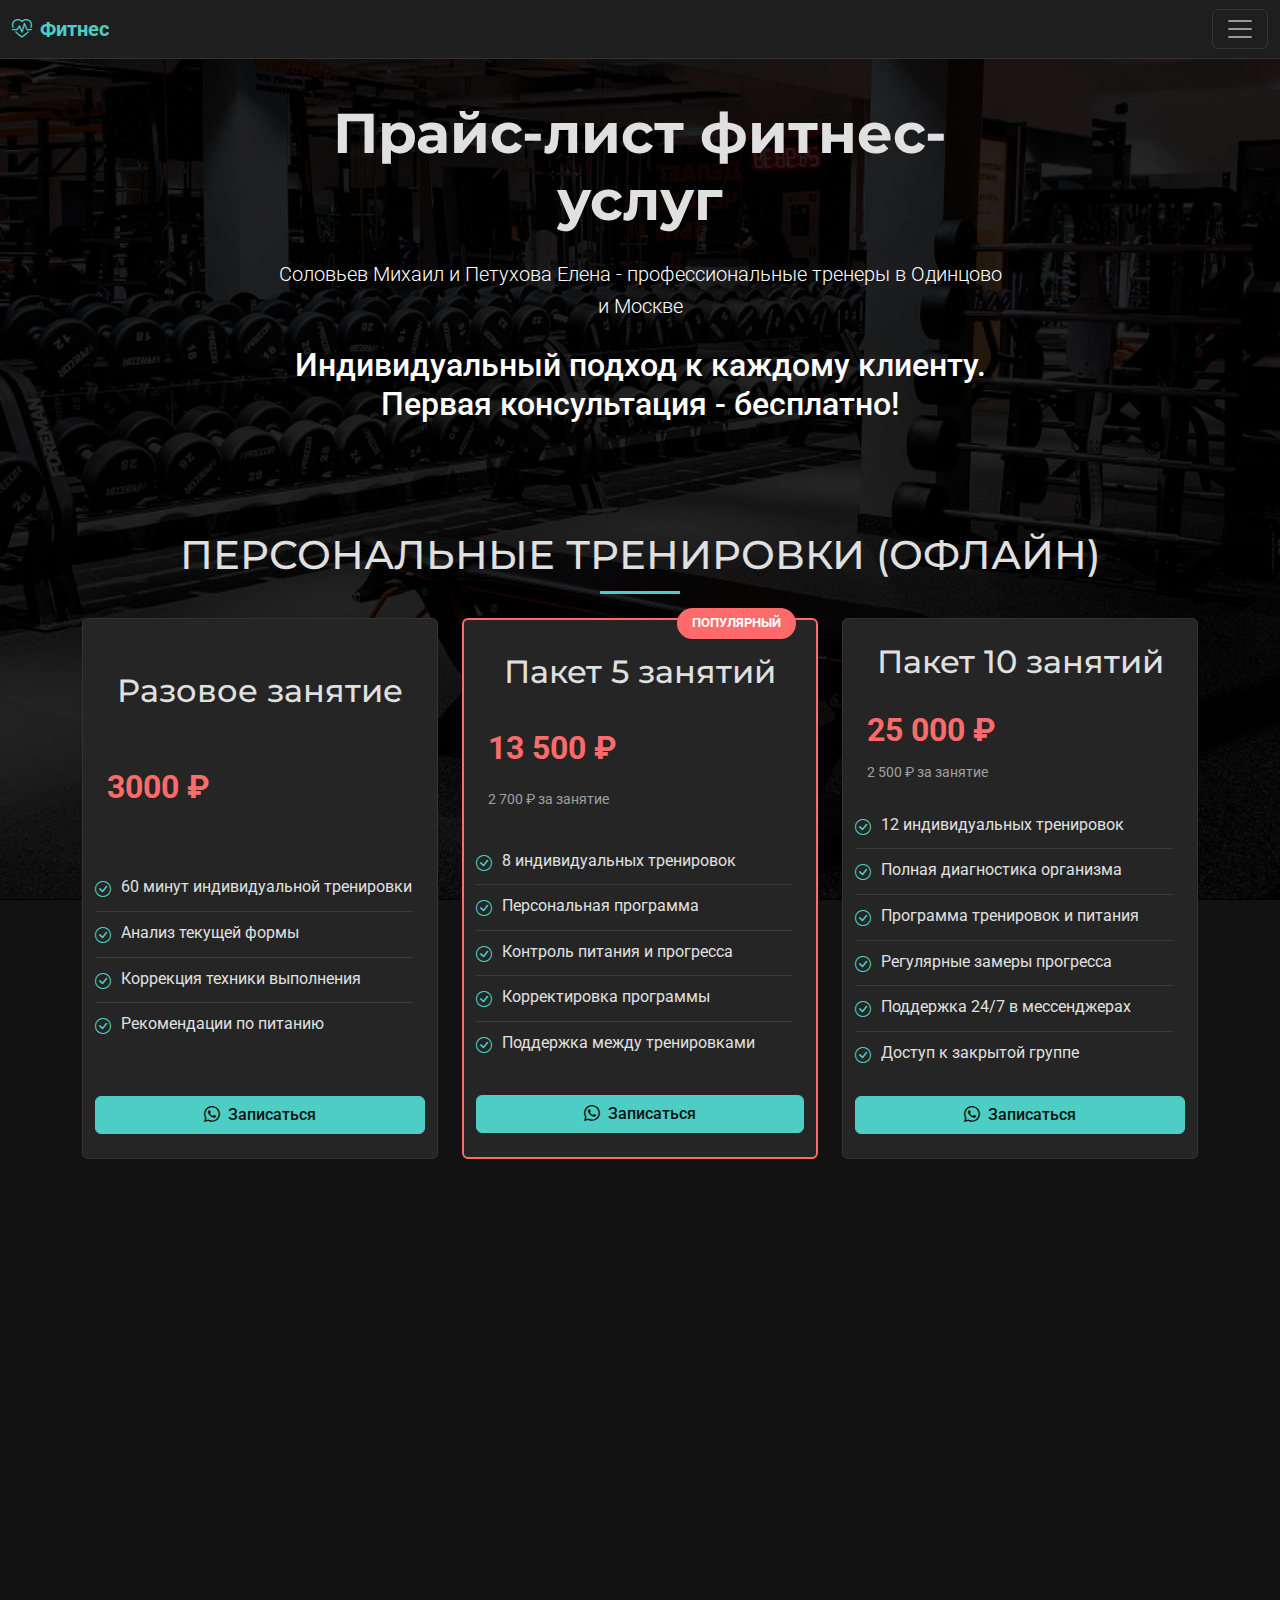
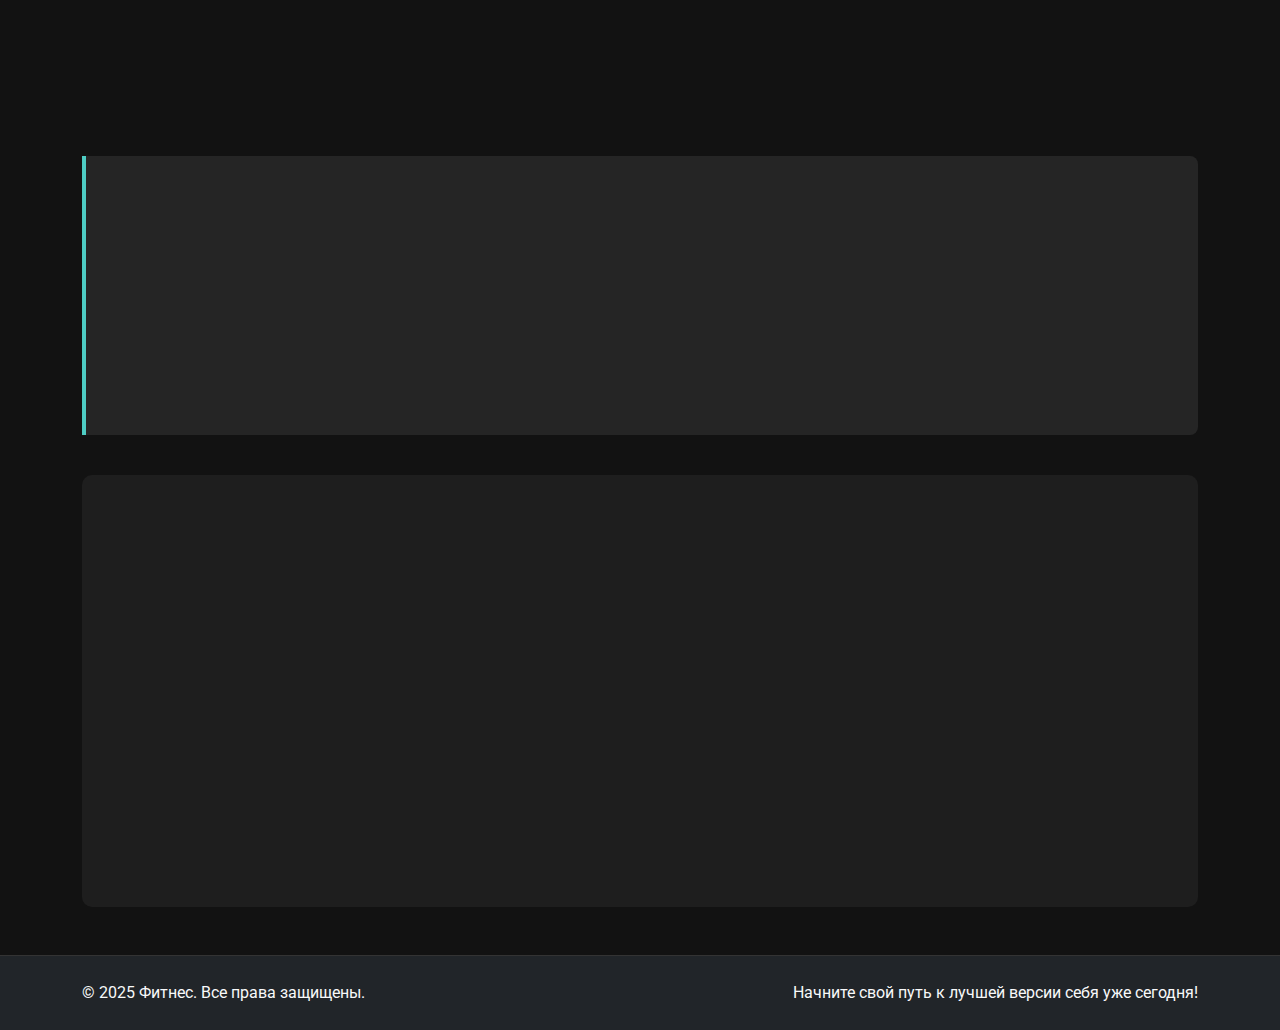
<file: Ceny/index.html>
<!DOCTYPE html>
<html lang="ru">
<head>
    <meta charset="UTF-8">
    <meta name="viewport" content="width=device-width, initial-scale=1.0">
    <title>Прайс-лист - Фитнес-тренеры в Одинцово и Москве</title>
    
    <meta name="description" content="Соловьев Михаил и Елена Петухова - фитнес-тренеры в Одинцово, Москве. Проводим онлайн тренировки и занятия по фитнесу.">
    <meta name="keywords" content="Фитнес-тренер, Одинцово, Москва, Соловьев, Петухова, Онлайн тренеровки, Спирит фитнес, Spirit.Fitness">
    <meta name="google-site-verification" content="rZiN9ajc8FouNYibZRjfIQUGD_R6yxI7gP1MyZpIGeQ" />
    
    <!-- Bootstrap 5 CSS -->
    <link href="https://cdn.jsdelivr.net/npm/bootstrap@5.3.0/dist/css/bootstrap.min.css" rel="stylesheet">
    <link rel="stylesheet" href="https://cdn.jsdelivr.net/npm/bootstrap-icons@1.10.0/font/bootstrap-icons.css">
    <link href="https://fonts.googleapis.com/css2?family=Montserrat:wght@400;500;600;700&family=Roboto:wght@300;400;500&display=swap" rel="stylesheet">
    <link rel="stylesheet" href="style.css">
    <link rel="icon" href="favicon.ico" type="image/x-icon">
    
 
</head>
<body>
    
<!-- Navigation -->
<nav class="navbar navbar-dark bg-dark fixed-top">
    <div class="container-fluid">
        <a class="navbar-brand" href="https://bersik.ru/">
            <i class="bi bi-heart-pulse me-2"></i>Фитнес
        </a>
        <button class="navbar-toggler" type="button" data-bs-toggle="offcanvas" data-bs-target="#offcanvasDarkNavbar">
            <span class="navbar-toggler-icon"></span>
        </button>
        <div class="offcanvas offcanvas-end text-bg-dark" tabindex="-1" id="offcanvasDarkNavbar">
            <div class="offcanvas-header">
                <h5 class="offcanvas-title">Меню</h5>
                <button type="button" class="btn-close btn-close-white" data-bs-dismiss="offcanvas"></button>
            </div>
            <div class="offcanvas-body">
                <ul class="navbar-nav justify-content-end flex-grow-1 pe-3">
                    <li class="nav-item">
                        <a class="nav-link" href="https://bersik.ru/">Главная</a>
                    </li>
                    <li class="nav-item">
                        <a class="nav-link" href="https://bersik.ru#trainers">Тренеры</a>
                    </li>
                    <li class="nav-item">
                        <a class="nav-link" href="https://bersik.ru#services">Услуги</a>
                    </li>
                    <li class="nav-item">
                        <a class="nav-link active" href="index.html">Прайс-лист</a>
                    </li>
                    <li class="nav-item">
                        <a class="nav-link" href="https://zdorowdwig.ru/" target="_blank">Партнеры</a>
                    </li>
                    <li class="nav-item">
                        <a class="nav-link" href="https://bersik.ru#contact">Контакты</a>
                    </li>
                </ul>
            </div>
        </div>
    </div>
</nav>

<!-- Hero Section -->
<section class="price-hero text-center">
    <div class="container">
        <div class="row justify-content-center">
            <div class="col-lg-8">
                <h1 class="display-4 fw-bold mb-4">Прайс-лист фитнес-услуг</h1>
                <p class="lead mb-4">Соловьев Михаил и Петухова Елена - профессиональные тренеры в Одинцово и Москве</p>
                <p class="mb-0 h2">Индивидуальный подход к каждому клиенту. Первая консультация - бесплатно!</p>
            </div>
        </div>
    </div>
</section>

    
<!-- Price Sections -->
<main class="container py-5">
    
    <!-- Personal Training -->
    <section class="mb-5">
        <h2 class="text-center h1 mb-4 section-title">ПЕРСОНАЛЬНЫЕ ТРЕНИРОВКИ (ОФЛАЙН)</h2>
        <div class="row g-4">
            <div class="col-lg-4 col-md-6">
                <div class="card price-card h-100">
                    <div class="card-body p-4 row align-items-end">
<!--                        <img src="img/personal-training.jpg" class="img-fluid mb-3 rounded" alt="Персональная тренировка">-->
                        <h4 class="card-title h2 text-center">Разовое занятие</h4>
                        <div class="price-amount">3000 ₽</div>
                        <ul class="feature-list">
                            <li><i class="bi bi-check-circle"></i> 60 минут индивидуальной тренировки</li>
                            <li><i class="bi bi-check-circle"></i> Анализ текущей формы</li>
                            <li><i class="bi bi-check-circle"></i> Коррекция техники выполнения</li>
                            <li><i class="bi bi-check-circle"></i> Рекомендации по питанию</li>
                        </ul>
                        <a href="https://wa.me/79996062616" class="btn btn-primary w-100">
                            <i class="bi bi-whatsapp me-2"></i>Записаться
                        </a>
                    </div>
                </div>
            </div>
            
            <div class="col-lg-4 col-md-6">
                <div class="card price-card h-100 popular">
                    <div class="popular-badge">ПОПУЛЯРНЫЙ</div>
                    <div class="card-body p-4 row align-items-end">
<!--                        <img src="img/training-pack.jpg" class="img-fluid mb-3 rounded" alt="Пакет тренировок">-->
                        <h4 class="card-title h2 text-center">Пакет 5 занятий</h4>
                        <div class="price-amount">13 500 ₽</div>
                        <div class="price-period">2 700 ₽ за занятие</div>
                        <ul class="feature-list">
                            <li><i class="bi bi-check-circle"></i> 8 индивидуальных тренировок</li>
                            <li><i class="bi bi-check-circle"></i> Персональная программа</li>
                            <li><i class="bi bi-check-circle"></i> Контроль питания и прогресса</li>
                            <li><i class="bi bi-check-circle"></i> Корректировка программы</li>
                            <li><i class="bi bi-check-circle"></i> Поддержка между тренировками</li>
                        </ul>
                        <a href="https://wa.me/79996062616" class="btn btn-primary w-100">
                            <i class="bi bi-whatsapp me-2"></i>Записаться
                        </a>
                    </div>
                </div>
            </div>
            
            <div class="col-lg-4 col-md-6">
                <div class="card price-card h-100">
                    <div class="card-body p-4 row align-items-end">
<!--                        <img src="img/extended-pack.jpg" class="img-fluid mb-3 rounded" alt="Расширенный пакет">-->
                        <h4 class="card-title h2 text-center">Пакет 10 занятий</h4>
                        <div class="price-amount">25 000 ₽</div>
                        <div class="price-period">2 500 ₽ за занятие</div>
                        <ul class="feature-list">
                            <li><i class="bi bi-check-circle"></i> 12 индивидуальных тренировок</li>
                            <li><i class="bi bi-check-circle"></i> Полная диагностика организма</li>
                            <li><i class="bi bi-check-circle"></i> Программа тренировок и питания</li>
                            <li><i class="bi bi-check-circle"></i> Регулярные замеры прогресса</li>
                            <li><i class="bi bi-check-circle"></i> Поддержка 24/7 в мессенджерах</li>
                            <li><i class="bi bi-check-circle"></i> Доступ к закрытой группе</li>
                        </ul>
                        <a href="https://wa.me/79996062616" class="btn btn-primary w-100">
                            <i class="bi bi-whatsapp me-2"></i>Записаться
                        </a>
                    </div>
                </div>
            </div>
        </div>
    </section>

    
    
    
    <!-- Online Training -->
    
    <section class="mb-5" id="onTrenBlok">
        <h2 class="text-center h1 mb-4 section-title">ОНЛАЙН-ТРЕНИРОВКИ</h2>
        <div class="row g-4">
            <div class="col-lg-4 col-md-6">
                <div class="card price-card h-100">
                    <div class="card-body p-4 row align-items-end">
<!--                        <img src="img/online-session.jpg" class="img-fluid mb-3 rounded" alt="Онлайн тренировка">-->
                        <h4 class="card-title h2 text-center">Разовое онлайн-занятие</h4>
                        <div class="price-amount">1 500 ₽</div>
                        <ul class="feature-list">
                            <li><i class="bi bi-check-circle"></i> 60 минут по видеосвязи</li>
                            <li><i class="bi bi-check-circle"></i> Проверка техники выполнения</li>
                            <li><i class="bi bi-check-circle"></i> Рекомендации по домашним тренировкам</li>
                            <li><i class="bi bi-check-circle"></i> Подбор упражнений под оборудование</li>
                        </ul>
                        <a href="https://wa.me/79038741898" class="btn btn-primary w-100">
                            <i class="bi bi-whatsapp me-2"></i>Записаться
                        </a>
                    </div>
                </div>
            </div>
            
            
            
            <div class="col-lg-4 col-md-6">
                <div class="card price-card h-100 popular">
                    <div class="popular-badge">ВЫГОДНО</div>
                    <div class="card-body p-4 row align-items-end">
<!--                        <img src="img/online-month.jpg" class="img-fluid mb-3 rounded" alt="Месяц онлайн тренировок">-->
                        <h4 class="card-title h2 text-center">Месяц онлайн-тренировок</h4>
                        <div class="price-amount">12 000 ₽</div>
                        <div class="price-period">8 занятий + поддержка</div>
                        <ul class="feature-list">
                            <li><i class="bi bi-check-circle"></i> 8 онлайн-тренировок по 60 минут</li>
                            <li><i class="bi bi-check-circle"></i> Индивидуальная программа</li>
                            <li><i class="bi bi-check-circle"></i> Консультации по питанию</li>
                            <li><i class="bi bi-check-circle"></i> Еженедельный анализ прогресса</li>
                            <li><i class="bi bi-check-circle"></i> Поддержка в чате 24/7</li>
                        </ul>
                        <a href="https://wa.me/79038741898" class="btn btn-primary w-100">
                            <i class="bi bi-whatsapp me-2"></i>Записаться
                        </a>
                    </div>
                </div>
            </div>
        
            
            
            <div class="col-lg-4 col-md-6">
                <div class="card price-card h-100">
                    <div class="card-body p-4 row align-items-end">
<!--                        <img src="img/full-online.jpg" class="img-fluid mb-3 rounded" alt="Полное онлайн ведение">-->
                        <h4 class="card-title h2 text-center">Полное онлайн-ведение</h4>
                        <div class="price-amount">18 000 ₽</div>
                        <div class="price-period">в месяц</div>
                        <ul class="feature-list">
                            <li><i class="bi bi-check-circle"></i> 12 онлайн-тренировок в месяц</li>
                            <li><i class="bi bi-check-circle"></i> Персональный план тренировок и питания</li>
                            <li><i class="bi bi-check-circle"></i> Ежедневный контроль питания</li>
                            <li><i class="bi bi-check-circle"></i> Регулярные замеры и корректировки</li>
                            <li><i class="bi bi-check-circle"></i> Поддержка 24/7</li>
                            <li><i class="bi bi-check-circle"></i> Доступ к обучающим материалам</li>
                        </ul>
                        <a href="https://wa.me/79038741898" class="btn btn-primary w-100">
                            <i class="bi bi-whatsapp me-2"></i>Записаться
                        </a>
                    </div>
                </div>
            </div>
        </div>
    </section>

    
    
    <!-- Special Services -->
    
    <section class="mb-5">
        <h2 class="text-center h2 mb-4 section-title">СПЕЦИАЛИЗИРОВАННЫЕ УСЛУГИ</h2>
        <div class="row g-4">
            <div class="col-lg-4 col-md-6">
                <div class="card price-card h-100">
                    <div class="card-body p-4 row align-items-end">
<!--                        <img src="img/rehabilitation.jpg" class="img-fluid mb-3 rounded" alt="Реабилитация">-->
                        <h4 class="card-title h2 text-center">Реабилитация после травм</h4>
                        <div class="price-amount">3 500 ₽</div>
                        <div class="price-period">за занятие</div>
                        <ul class="feature-list">
                            <li><i class="bi bi-check-circle"></i> Индивидуальная программа восстановления</li>
                            <li><i class="bi bi-check-circle"></i> Методика Бубновского</li>
                            <li><i class="bi bi-check-circle"></i> Работа с ограничениями ОДА</li>
                            <li><i class="bi bi-check-circle"></i> Постепенное увеличение нагрузок</li>
                            <li><i class="bi bi-check-circle"></i> Консультация ортопеда</li>
                        </ul>
                        <a href="https://wa.me/79038741898" class="btn btn-primary w-100">
                            <i class="bi bi-whatsapp me-2"></i>Записаться
                        </a>
                    </div>
                </div>
            </div>
            
            
            <div class="col-lg-4 col-md-6">
                <div class="card price-card h-100">
                    <div class="card-body p-4 row align-items-end">
<!--                        <img src="img/lfk.jpg" class="img-fluid mb-3 rounded" alt="ЛФК">-->
                        <h4 class="card-title h2 text-center">Лечебная физкультура (ЛФК)</h4>
                        <div class="price-amount">3 200 ₽</div>
                        <div class="price-period">за занятие</div>
                        <ul class="feature-list">
                            <li><i class="bi bi-check-circle"></i> Индивидуальные занятия ЛФК</li>
                            <li><i class="bi bi-check-circle"></i> Коррекция осанки</li>
                            <li><i class="bi bi-check-circle"></i> Устранение болевых синдромов</li>
                            <li><i class="bi bi-check-circle"></i> Укрепление мышечного корсета</li>
                            <li><i class="bi bi-check-circle"></i> Дыхательная гимнастика</li>
                        </ul>
                        <a href="https://wa.me/79038741898" class="btn btn-primary w-100">
                            <i class="bi bi-whatsapp me-2"></i>Записаться
                        </a>
                    </div>
                </div>
            </div>
            
            
            <div class="col-lg-4 col-md-6">
                <div class="card price-card h-100">
                    <div class="card-body p-4 row align-items-end">
<!--                        <img src="img/functional.jpg" class="img-fluid mb-3 rounded" alt="Функциональный тренинг">-->
                        <h4 class="card-title h2 text-center">Функциональный тренинг</h4>
                        <div class="price-amount">3 000 ₽</div>
                        <div class="price-period">за занятие</div>
                        <ul class="feature-list">
                            <li><i class="bi bi-check-circle"></i> Тренировки для повседневной активности</li>
                            <li><i class="bi bi-check-circle"></i> Улучшение координации и баланса</li>
                            <li><i class="bi bi-check-circle"></i> Развитие силы и выносливости</li>
                            <li><i class="bi bi-check-circle"></i> Работа с собственным весом</li>
                            <li><i class="bi bi-check-circle"></i> Подготовка к спортивным мероприятиям</li>
                        </ul>
                        <a href="https://wa.me/79996062616" class="btn btn-primary w-100">
                            <i class="bi bi-whatsapp me-2"></i>Записаться
                        </a>
                    </div>
                </div>
            </div>
        </div>
    </section>

    
    
    <!-- Additional Services -->
    
    <section class="mb-5">
        <h2 class="text-center h1 mb-4 section-title">ДОПОЛНИТЕЛЬНЫЕ УСЛУГИ</h2>
        <div class="row g-4">
            <div class="col-lg-4 col-md-6">
                <div class="card price-card h-100">
                    <div class="card-body p-4 row align-items-end">
                     
                        <h4 class="card-title h2 text-center">Составление программы тренировок</h4>
                        <div class="price-amount">5 000 ₽</div>
                        <ul class="feature-list">
                            <li><i class="bi bi-check-circle"></i> Полный фитнес-тест</li>
                            <li><i class="bi bi-check-circle"></i> Индивидуальная программа на 3 месяца</li>
                            <li><i class="bi bi-check-circle"></i> Подробное описание упражнений</li>
                            <li><i class="bi bi-check-circle"></i> Рекомендации по периодизации</li>
                            <li><i class="bi bi-check-circle"></i> Консультация по выполнению</li>
                        </ul>
                        <a href="https://wa.me/79996062616" class="btn btn-primary w-100">
                            <i class="bi bi-whatsapp me-2"></i>Заказать
                        </a>
                    </div>
                </div>
            </div>
            
            
            
            <div class="col-lg-4 col-md-6">
                <div class="card price-card h-100">
                    <div class="card-body p-4 row align-items-end">
<!--                        <img src="img/nutrition-plan.jpg" class="img-fluid mb-3 rounded" alt="План питания">-->
                        <h4 class="card-title h2 text-center">План питания</h4>
                        <div class="price-amount">4 500 ₽</div>
                        <ul class="feature-list">
                            <li><i class="bi bi-check-circle"></i> Анализ текущего рациона</li>
                            <li><i class="bi bi-check-circle"></i> Индивидуальный план питания</li>
                            <li><i class="bi bi-check-circle"></i> Рекомендации по БЖУ</li>
                            <li><i class="bi bi-check-circle"></i> Список продуктов и рецепты</li>
                            <li><i class="bi bi-check-circle"></i> Корректировка по показаниям</li>
                        </ul>
                        <a href="https://wa.me/79038741898" class="btn btn-primary w-100">
                            <i class="bi bi-whatsapp me-2"></i>Заказать
                        </a>
                    </div>
                </div>
            </div>
            
            <div class="col-lg-4 col-md-6">
                <div class="card price-card h-100">
                    <div class="card-body p-4 row align-items-end">
<!--                        <img src="img/complex-program.jpg" class="img-fluid mb-3 rounded" alt="Комплексная программа">-->
                        <h4 class="card-title h2 text-center">Комплексная программа</h4>
                        <div class="price-amount">8 000 ₽</div>
                        <ul class="feature-list">
                            <li><i class="bi bi-check-circle"></i> Программа тренировок на 3 месяца</li>
                            <li><i class="bi bi-check-circle"></i> Индивидуальный план питания</li>
                            <li><i class="bi bi-check-circle"></i> Рекомендации по добавкам</li>
                            <li><i class="bi bi-check-circle"></i> Регулярные онлайн-консультации</li>
                            <li><i class="bi bi-check-circle"></i> Корректировка программ</li>
                        </ul>
                        <a href="https://wa.me/79996062616" class="btn btn-primary w-100">
                            <i class="bi bi-whatsapp me-2"></i>Заказать
                        </a>
                    </div>
                </div>
            </div>
        </div>
    </section>

    <!-- Important Information -->
    <section class="important-info">
        <h3 class="h4 mb-4 text-center">ВАЖНАЯ ИНФОРМАЦИЯ</h3>
        <div class="row">
            <div class="col-md-6">
                <ul class="feature-list">
                    <li><i class="bi bi-check-circle-fill text-success"></i> Первая консультация и фитнес-тест - бесплатно</li>
                    <li><i class="bi bi-check-circle-fill text-success"></i> Все абонементы действуют 2 месяца</li>
                    <li><i class="bi bi-check-circle-fill text-success"></i> Отмена за 12 часов - бесплатно</li>
                </ul>
            </div>
            <div class="col-md-6">
                <ul class="feature-list">
                    <li><i class="bi bi-check-circle-fill text-success"></i> Скидки пенсионерам и студентам - 10%</li>
                    <li><i class="bi bi-check-circle-fill text-success"></i> Семейные скидки - 15%</li>
                    <li><i class="bi bi-check-circle-fill text-success"></i> Длительные программы - индивидуальные скидки</li>
                </ul>
            </div>
        </div>
    </section>

    <!-- Contact Section -->
    <section class="contact-section">
        <h3 class="text-center h4 mb-4">Свяжитесь с нами для консультации</h3>
        <div class="row justify-content-center">
            <div class="col-lg-5 col-md-6 mb-4">
                <div class="contact-card">
                    <h4>Михаил Соловьев</h4>
                    <p class="text-info">Специалист по силовому и функциональному тренингу</p>
                    <div class="contact-links">
                        <a href="https://wa.me/79996062616">
                            <i class="bi bi-whatsapp text-success"></i>
                            <span>WhatsApp: +7-999-606-26-16</span>
                        </a>
                        <a href="https://t.me/+79996062616">
                            <i class="bi bi-telegram text-info"></i>
                            <span>Telegram: +7-999-606-26-16</span>
                        </a>
                        <a href="https://vk.com/xxxxbersxxxx">
                            <i class="bi bi-person-circle text-primary"></i>
                            <span>VK: vk.com/xxxxbersxxxx</span>
                        </a>
                    </div>
                </div>
            </div>
            
            <div class="col-lg-5 col-md-6 mb-4">
                <div class="contact-card">
                    <h4>Елена Петухова</h4>
                    <p class="text-info">Эксперт по оздоровительному фитнесу и реабилитации</p>
                    <div class="contact-links">
                        <a href="https://wa.me/79038741898">
                            <i class="bi bi-whatsapp text-success"></i>
                            <span>WhatsApp: +7-903-874-18-98</span>
                        </a>
                        <a href="https://t.me/+79038741898">
                            <i class="bi bi-telegram text-info"></i>
                            <span>Telegram: +7-903-874-18-98</span>
                        </a>
                        <a href="https://vk.com/id222603101">
                            <i class="bi bi-person-circle text-primary"></i>
                            <span>VK: vk.com/id222603101</span>
                        </a>
                    </div>
                </div>
            </div>
        </div>
    </section>
</main>

<!-- Footer -->
<footer class="footer py-4 bg-dark text-light">
    <div class="container">
        <div class="row align-items-center">
            <div class="col-lg-6 text-center text-lg-start">
                <p class="mb-0">© 2025 Фитнес. Все права защищены.</p>
            </div>
            <div class="col-lg-6 text-center text-lg-end">
                <p class="mb-0">Начните свой путь к лучшей версии себя уже сегодня!</p>
            </div>
        </div>
    </div>
</footer>

<!-- Bootstrap JS -->
<script src="https://cdn.jsdelivr.net/npm/bootstrap@5.3.0/dist/js/bootstrap.bundle.min.js"></script>
<script src="index.js"></script>

</body>
</html>
</file>
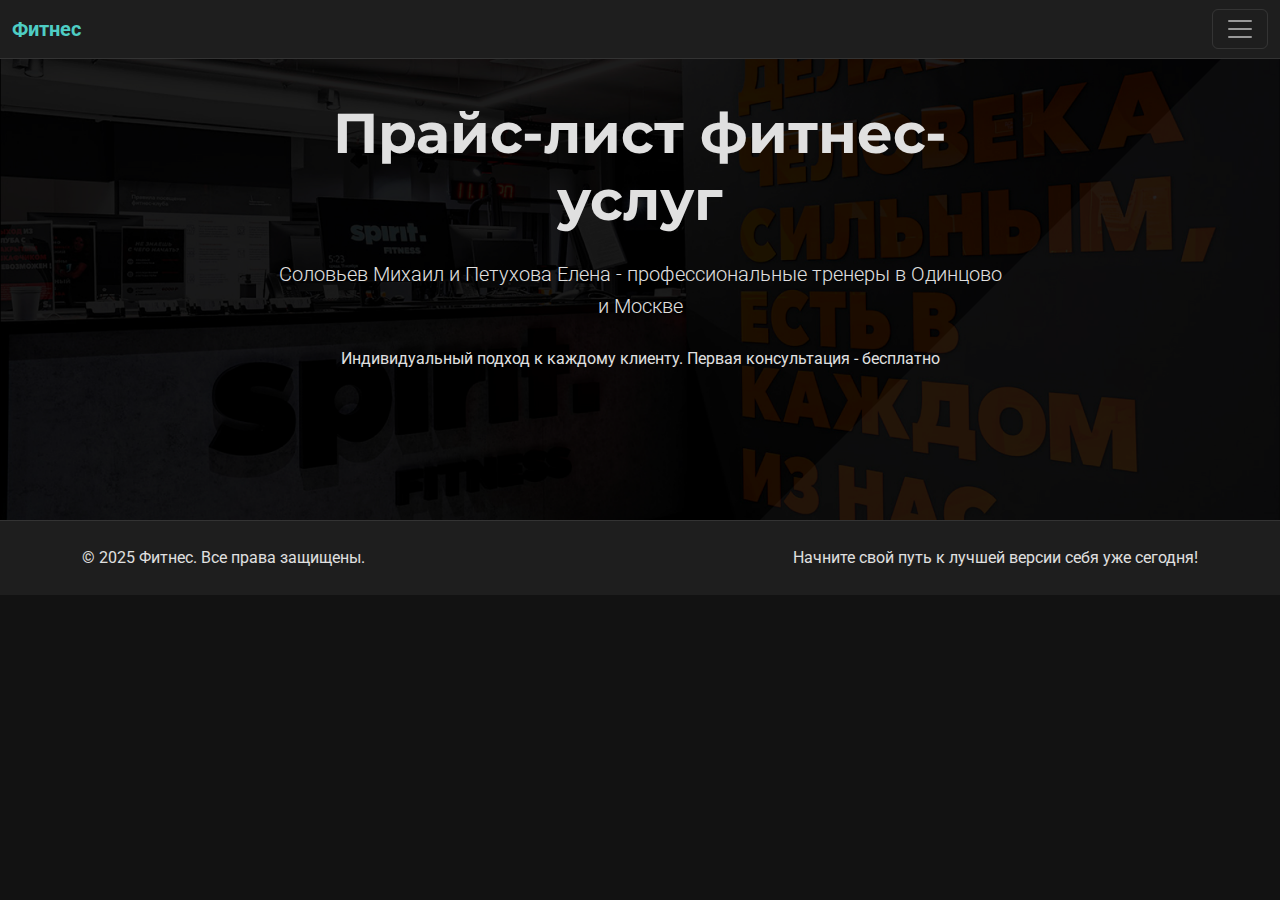
<file: шаблон/index.html>
<!DOCTYPE html>
<html lang="ru">
<head>
    <meta charset="UTF-8">
    <meta name="viewport" content="width=device-width, initial-scale=1.0">
    <title>Прайс-лист - Фитнес-тренеры в Одинцово и Москве</title>
    
    <meta name="description" content="Соловьев Михаил и Елена Петухова - фитнес-тренеры в Одинцово, Москве. Проводим онлайн тренировки и занятия по фитнесу.">

 
    <meta name="keywords" content="Фитнес-тренер, Одинцово, Москва, Соловьев, Петухова, Онлайн тренеровки, Спирит фитнес, Spirit.Fitness">
 
     <!-- это что бы доказать права на сайт-->
     <meta name="google-site-verification" content="rZiN9ajc8FouNYibZRjfIQUGD_R6yxI7gP1MyZpIGeQ" /> 
    
    <!-- Bootstrap 5 CSS -->
    <link href="https://cdn.jsdelivr.net/npm/bootstrap@5.3.0/dist/css/bootstrap.min.css" rel="stylesheet">
    
    <!-- Bootstrap Icons -->
    <link rel="stylesheet" href="https://cdn.jsdelivr.net/npm/bootstrap-icons@1.10.0/font/bootstrap-icons.css">
    
    <!-- Google Fonts -->
    <link href="https://fonts.googleapis.com/css2?family=Montserrat:wght@400;500;600;700&family=Roboto:wght@300;400;500&display=swap" rel="stylesheet">
    
     <!-- Подключение стилей -->
    <link rel="stylesheet" href="style.css">
    
    <!-- Favicon -->
    <link rel="icon" href="https://www.bersik.ru/favicon.ico" type="image/x-icon">
    
 
</head>
<body>
    
    
<!-- Navigation -->
    
<nav class="navbar navbar-dark bg-dark fixed-top">
  <div class="container-fluid">
    <a class="navbar-brand" href="https://bersik.ru/">Фитнес</a>
    <button class="navbar-toggler" type="button" data-bs-toggle="offcanvas" data-bs-target="#offcanvasDarkNavbar" aria-controls="offcanvasDarkNavbar">
      <span class="navbar-toggler-icon"></span>
    </button>
    <div class="offcanvas offcanvas-end text-bg-dark" tabindex="-1" id="offcanvasDarkNavbar" aria-labelledby="offcanvasDarkNavbarLabel">
      <div class="offcanvas-header">
        <h5 class="offcanvas-title" id="offcanvasDarkNavbarLabel">Меню</h5>
        <button type="button" class="btn-close btn-close-white" data-bs-dismiss="offcanvas" aria-label="Close"></button>
      </div>
      <div class="offcanvas-body">
        <ul class="navbar-nav justify-content-end flex-grow-1 pe-3">
          <li class="nav-item">
            <a class="nav-link active" aria-current="page" href="index.html">Главная</a>
          </li>
                <li class="nav-item">
                    <a class="nav-link" href="https://bersik.ru#trainers">Тренеры</a>
                </li>
                <li class="nav-item">
                    <a class="nav-link" href="https://bersik.ru#services">Услуги</a>
                </li>
                <li class="nav-item">
                    <a class="nav-link" href="https://zdorowdwig.ru/"  target="_blank">Партнеры</a>
                </li>
                <li class="nav-item">
                    <a class="nav-link" href="https://bersik.ru#contact">Контакты</a>
                </li>
        </ul>

      </div>
    </div>
  </div>
</nav>

    
    <!-- Hero Section -->
    
    <section class="hero-section text-center" id="hero">
        <div class="container position-relative">
            <div class="row justify-content-center">
                <div class="col-lg-8">
                    <h1 class="display-4 fw-bold mb-4">Прайс-лист фитнес-услуг</h1>
                    <p class="lead mb-4">Соловьев Михаил и Петухова Елена - профессиональные тренеры в Одинцово и Москве</p>
                    <p class="mb-5">Индивидуальный подход к каждому клиенту. Первая консультация - бесплатно</p>
 
                </div>
            </div>
        </div>
    </section>
    
<!--  Blok1  -->

    


 





    <!-- Footer -->
    <footer class="footer py-4" id="footer-container">
        <div class="container">
            <div class="row align-items-center">
                <div class="col-lg-6 text-center text-lg-start">
                    <p class="mb-0">© 2025 Фитнес. Все права защищены.</p>
                </div>
                <div class="col-lg-6 text-center text-lg-end">
                    <p class="mb-0">Начните свой путь к лучшей версии себя уже сегодня!</p>
                </div>
            </div>
        </div>
    </footer>

    <!-- Bootstrap JS -->
    <script src="https://cdn.jsdelivr.net/npm/bootstrap@5.3.0/dist/js/bootstrap.bundle.min.js"></script>
    

    
    <!-- JS -->
     <script src="index.js"></script>
</body>
</html>
</file>
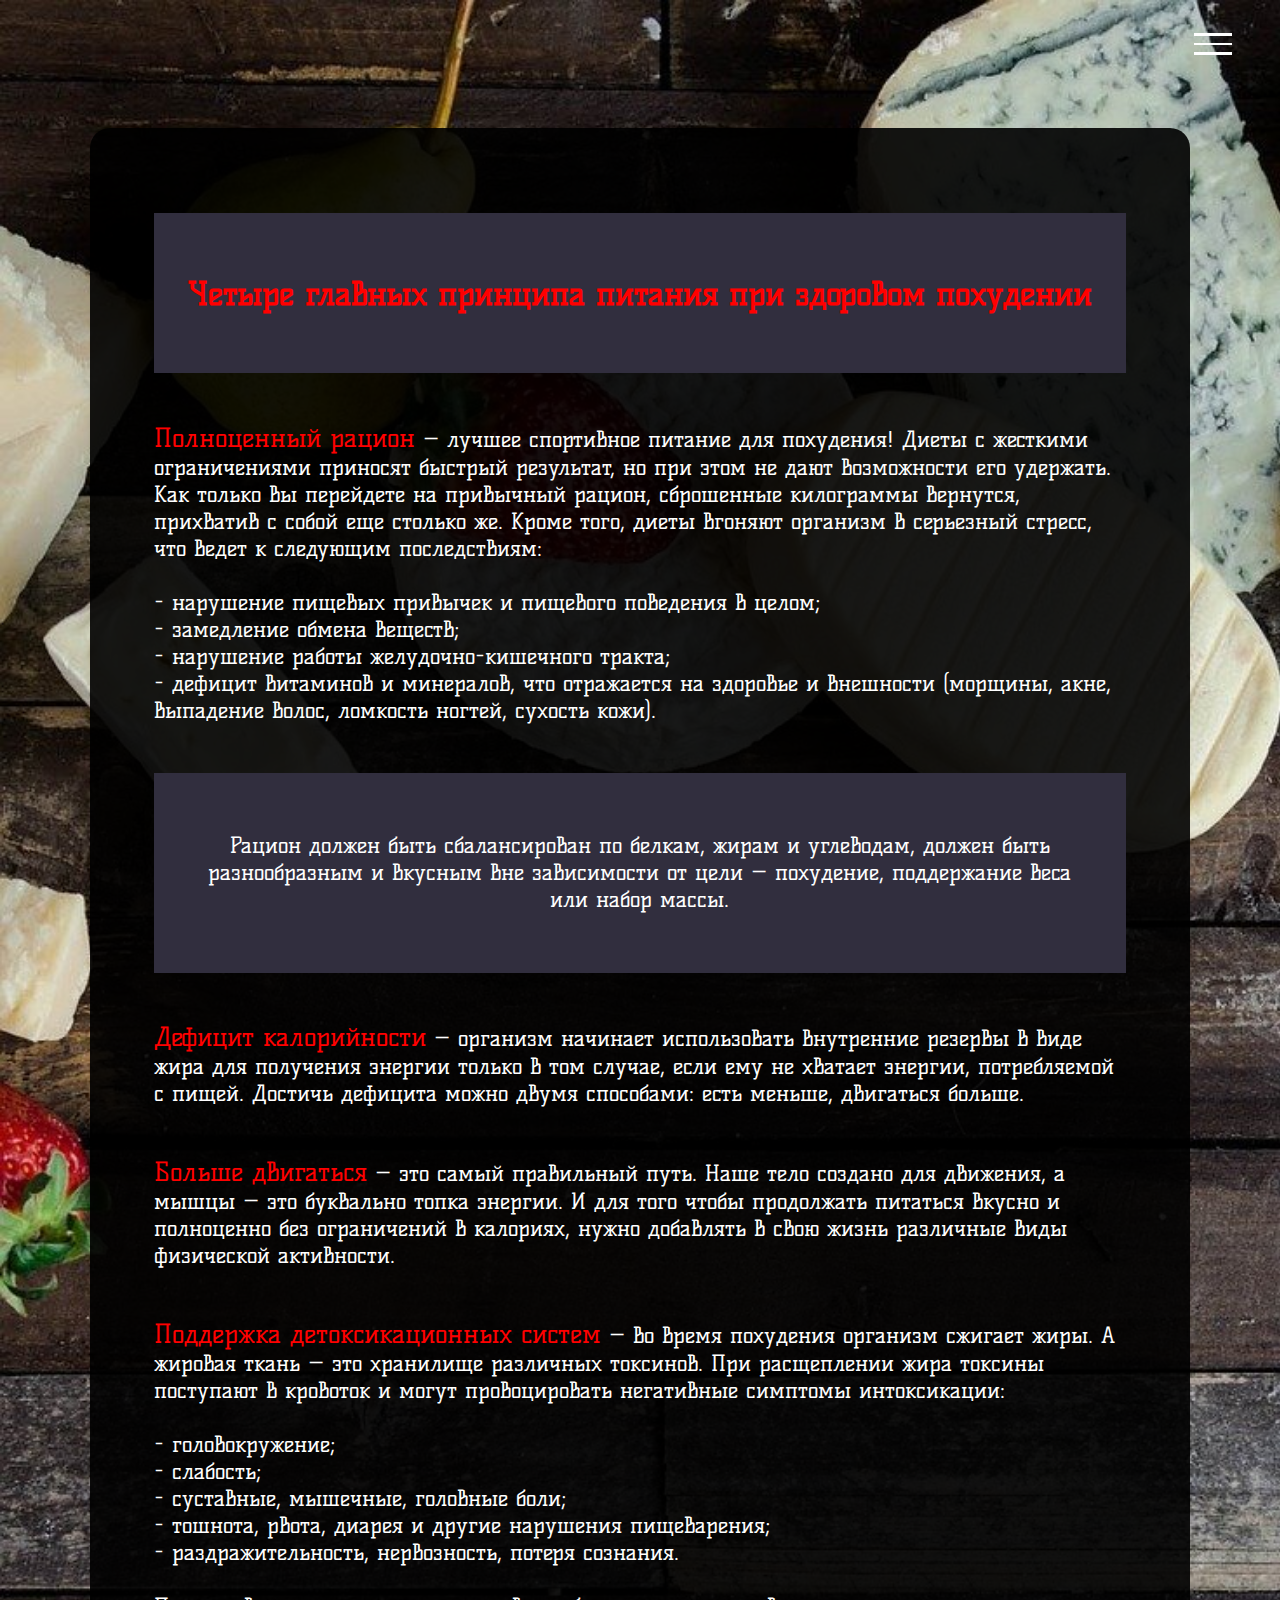
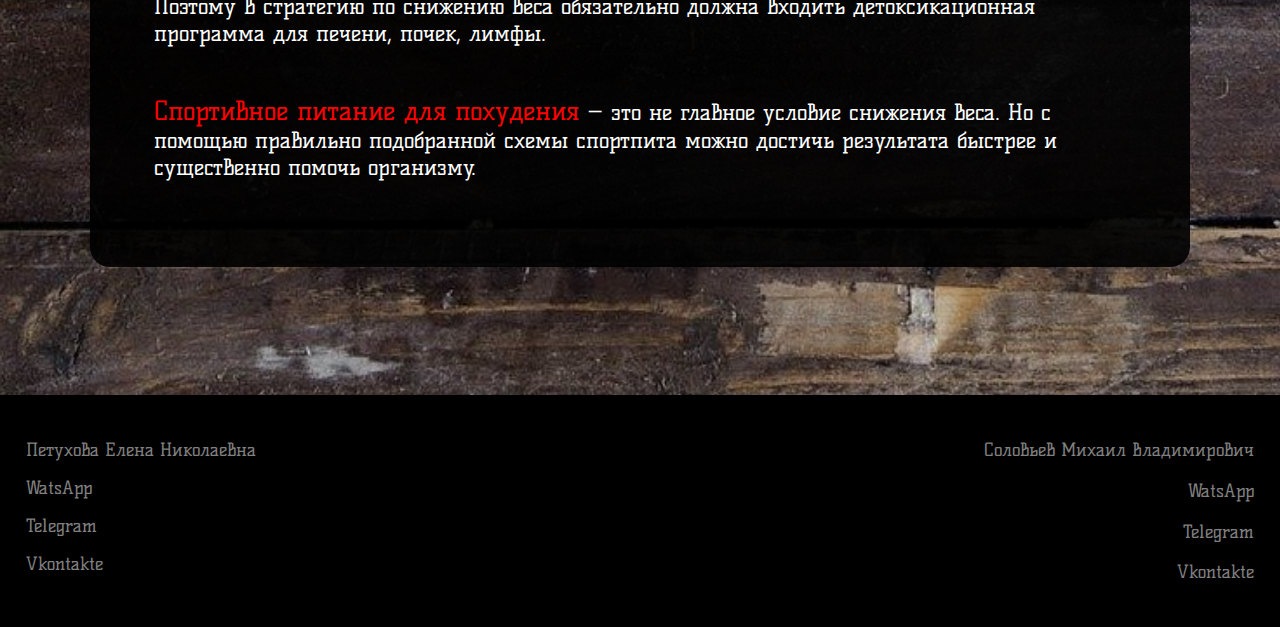
<file: staty/4_glav_prin.html>
<!DOCTYPE html>
<html>
	<head>
		
<link rel="stylesheet" href="style_4_glav_prin.css"> 

 <link rel="stylesheet" href="../style_header.css"> 
   
  <script src="https://code.jquery.com/jquery-3.6.0.min.js"></script>  

 <!--фавиконка-->
<link rel="icon" href="https://bersik.ru/favicon.ico" type="image/x-icon"> 

<style>
@import url('https://fonts.googleapis.com/css2?family=Amatic+SC:wght@400;700&family=Caveat:wght@400..700&family=Kelly+Slab&family=Play:wght@400;700&display=swap')
</style>

<meta charset="utf-8">
<meta http-equiv="Content-Type" content="text/html; charset=utf-8">        
<meta name="viewport" content="width=device-width, initial-scale=1.0"> 
         
<title>Главных принципы питания при здоровом похудении</title>

<meta name="description" content="похудение, снижение веса, диета, упражнения, здоровый образ жизни, потеря веса, фитнес, питание, калории, тренировки "> 
 
<meta name="keywords" content="Полноценный рацион— лучшее спортивное питание для похудения! Диеты с жесткими ограничениями приносят быстрый результат, но при этом не дают возможности его удержать.">
                                                          
	</head>
	<body>
	
<!--   header -->
        
 <header id="head">
  <div class="head123"></div>   
   <div class="head123"></div>
    <div class="head123"></div>
       
 </header>         
         
 <div id="head_menu">
    <div id="head_menu_zakr">
      <div id="head_menu_zakr1"></div> 
       <div id="head_menu_zakr2"></div> 
    </div>
    
    <ul>
     <li><a href="../index.html">Главная</a></li>
     <li><a href="../trener.html">Тренеры</a></li>
     <li><a href="https://zdorovdvig.ru">Партнеры</a></li>
     <li><a href="../staty.html">Статьи</a></li>
     </ul>
 </div> 
 
    
     <!-- main-->
  <main> 
  
 <h1>Четыре главных принципа питания при здоровом похудении</h1>
 
 <p><span>Полноценный рацион</span> — лучшее спортивное питание для похудения! Диеты с жесткими ограничениями приносят быстрый результат, но при этом не дают возможности его удержать. Как только вы перейдете на привычный рацион, сброшенные килограммы вернутся, прихватив с собой еще столько же. Кроме того, диеты вгоняют организм в серьезный стресс, что ведет к следующим последствиям:<br><br>
 
- нарушение пищевых привычек и пищевого поведения в целом;<br>
- замедление обмена веществ;<br>
- нарушение работы желудочно-кишечного тракта;<br>
- дефицит витаминов и минералов, что отражается на здоровье и внешности (морщины, акне, выпадение волос, ломкость ногтей, сухость кожи).</p>
 
 <p id="p_1">Рацион должен быть сбалансирован по белкам, жирам и углеводам, должен быть разнообразным и вкусным вне зависимости от цели — похудение, поддержание веса или набор массы.</p>
 
<p><span>Дефицит калорийности</span> — организм начинает использовать внутренние резервы в виде жира для получения энергии только в том случае, если ему не хватает энергии, потребляемой с пищей. Достичь дефицита можно двумя способами:
есть меньше,
двигаться больше.</p>
 
 <p><span>Больше двигаться</span> — это самый правильный путь. Наше тело создано для движения, а мышцы — это буквально топка энергии. И для того чтобы продолжать питаться вкусно и полноценно без ограничений в калориях, нужно добавлять в свою жизнь различные виды физической активности.</p>
 
 <p><span>Поддержка детоксикационных систем</span> — во время похудения организм сжигает жиры. А жировая ткань — это хранилище различных токсинов. При расщеплении жира токсины поступают в кровоток и могут провоцировать негативные симптомы интоксикации:<br><br>
- головокружение;<br>
- слабость;<br>
- суставные, мышечные, головные боли;<br>
- тошнота, рвота, диарея и другие нарушения пищеварения;<br>
- раздражительность, нервозность,
потеря сознания.<br><br>
Поэтому в стратегию по снижению веса обязательно должна входить детоксикационная программа для печени, почек, лимфы.</p>
 
 <p><span>Спортивное питание для похудения</span> — это не главное условие снижения веса. Но с помощью правильно подобранной схемы спортпита можно достичь результата быстрее и существенно помочь организму.</p>
 
 
 </main>  
 
<!-- footer-->

 <footer>
   <div id="foot_len">
   <ul>Петухова Елена Николаевна
    <li><a href="https://wa.me/79038741898">WatsApp</a></li>
    <li><a href="https://t.me/+79038741898">Telegram</a></li>
    <li><a href="https://vk.com/id222603101">Vkontakte</a></li>
    </ul>
  </div>
    
  <div id="foot_mih">
   <ul>Соловьев Михаил Владимирович
   <li><a href="https://wa.me/79038741898">WatsApp</a></li>
    <li><a href="https://t.me/+79996062616">Telegram</a></li>
    <li><a href="https://vk.com/xxxxbersxxxx">Vkontakte</a></li>  
     </ul>
    </div>  
 </footer>       
        
        
        
        
        
        
        
        
  
 <script src="../index.js"></script>
	</body>
</html>
</file>
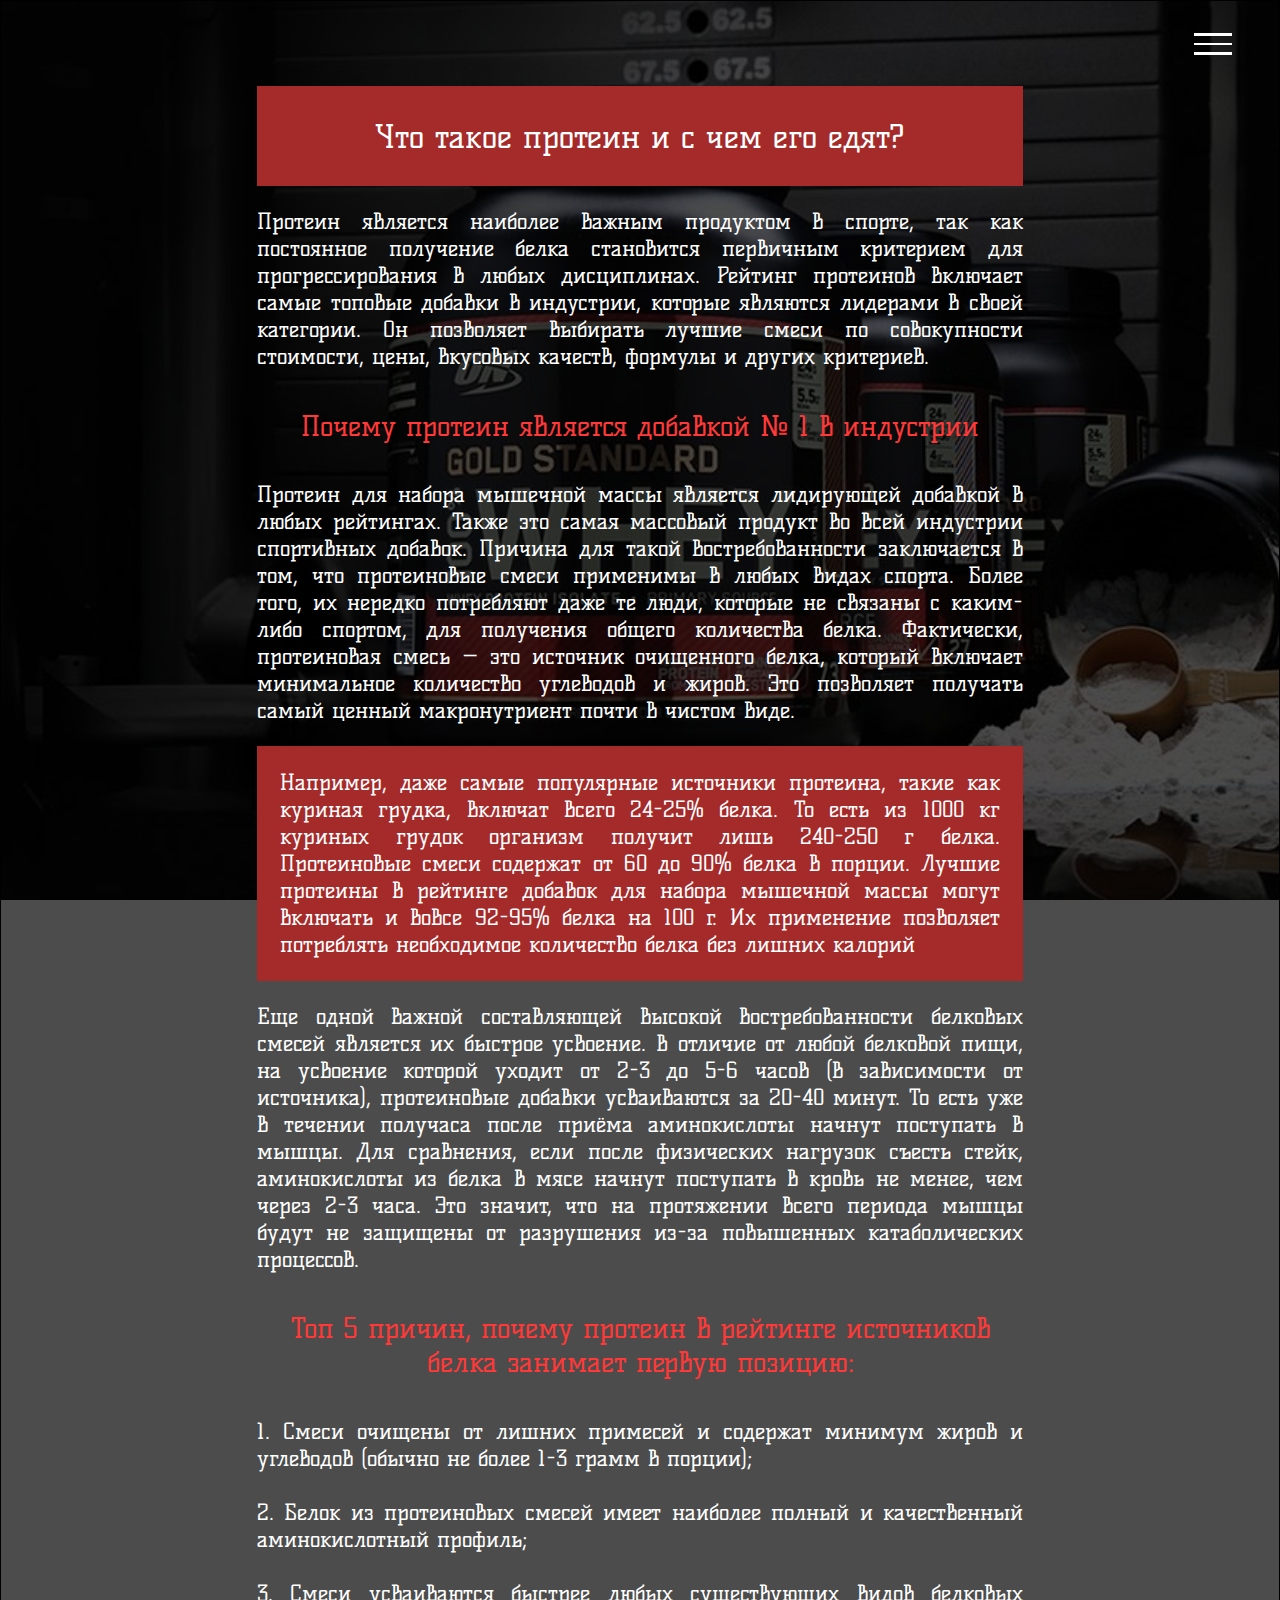
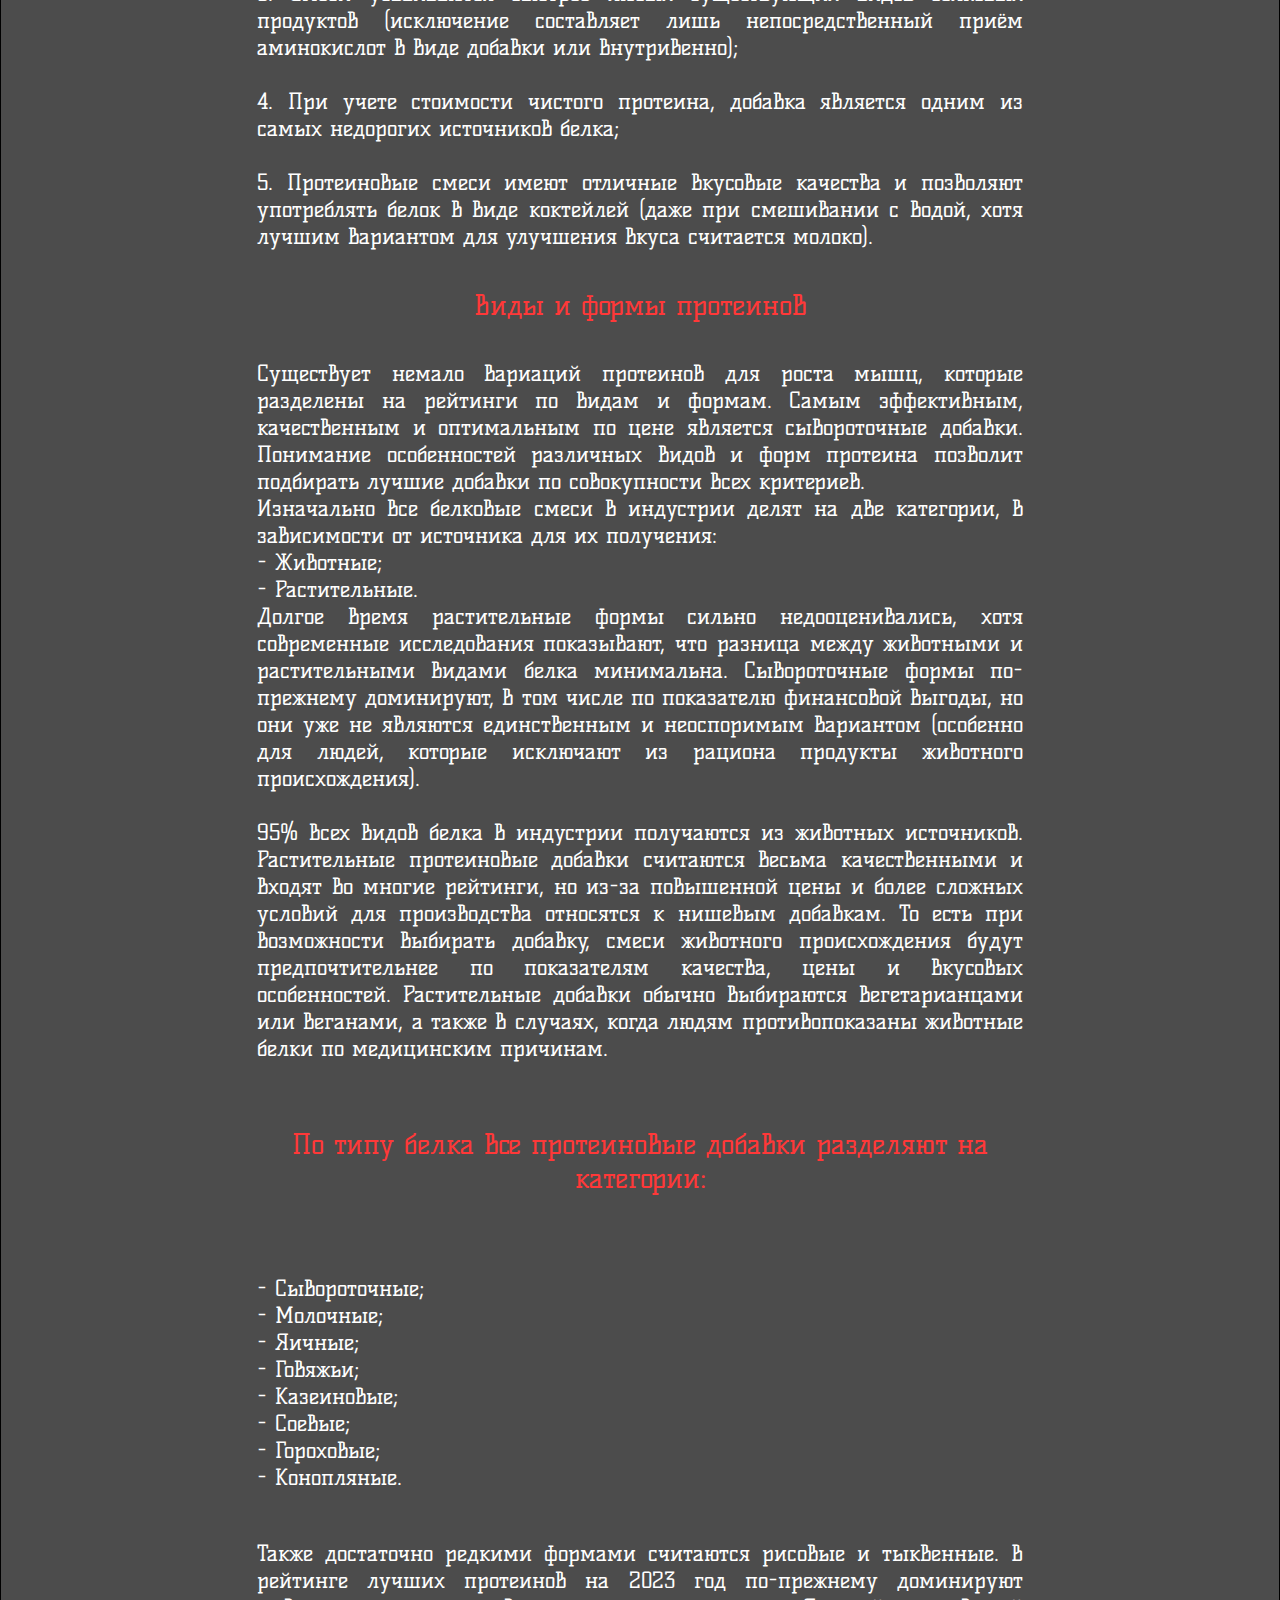
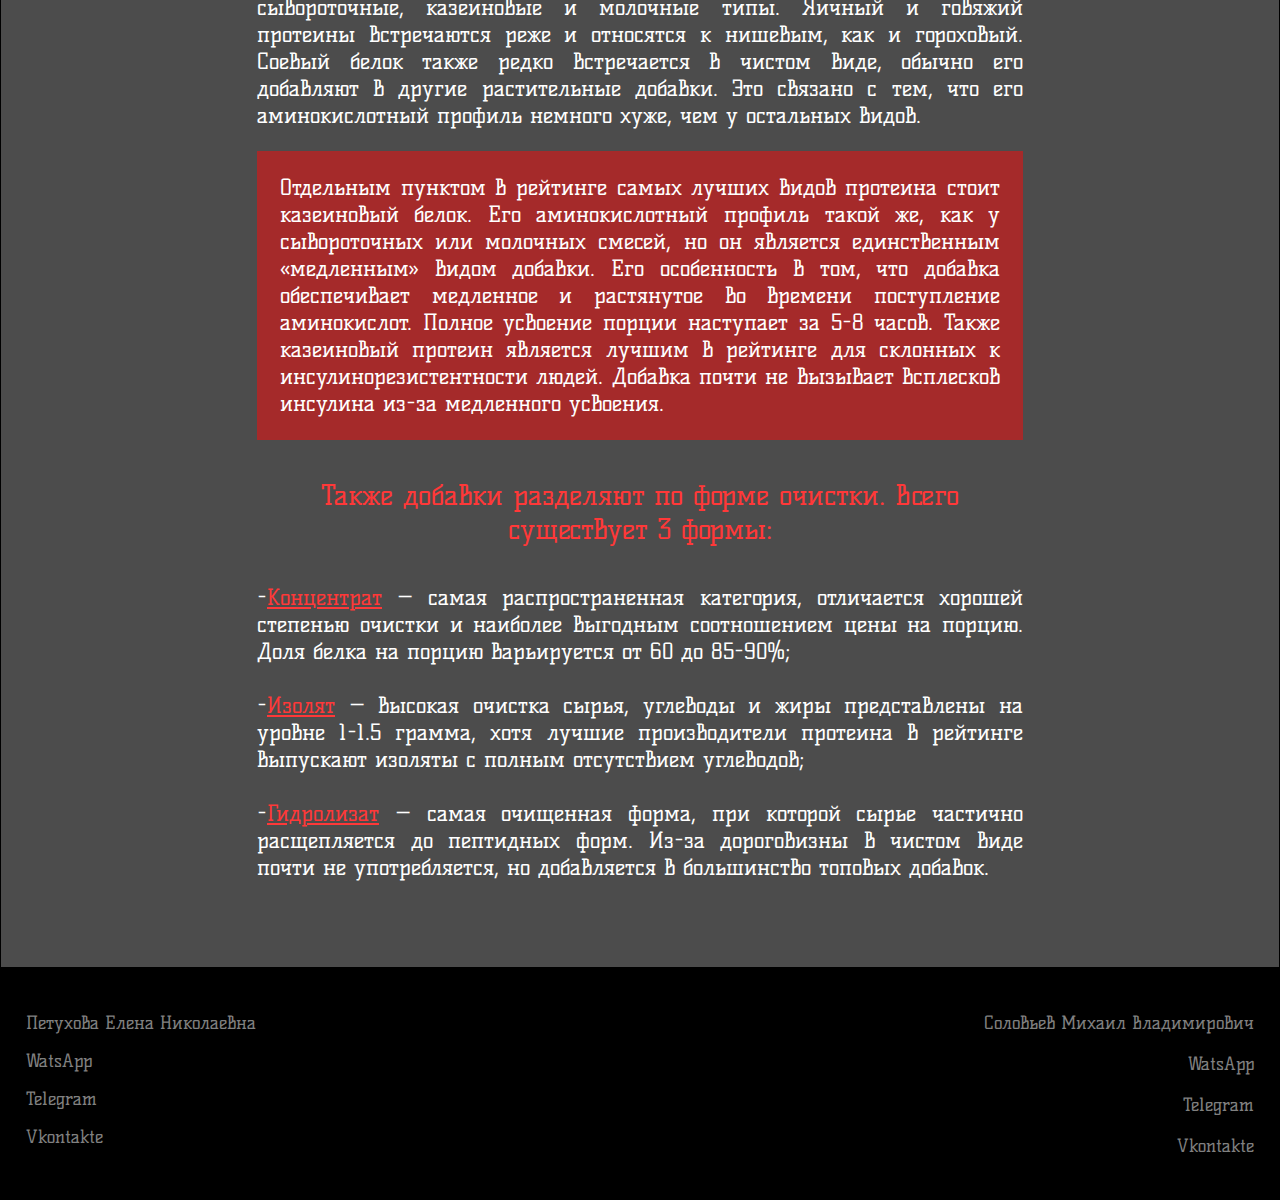
<file: staty/protein.html>
<!DOCTYPE html>
<html>
	<head>
		
<link rel="stylesheet" href="style_protein.css"> 

<!-- <link rel="stylesheet" href="../style_header.css"> -->
   
  <script src="https://code.jquery.com/jquery-3.6.0.min.js"></script>  

 <!--фавиконка-->
<link rel="icon" href="https://bersik.ru/favicon.ico" type="image/x-icon"> 

<style>
@import url('https://fonts.googleapis.com/css2?family=Amatic+SC:wght@400;700&family=Caveat:wght@400..700&family=Kelly+Slab&family=Play:wght@400;700&display=swap')
</style>

<meta charset="utf-8">
<meta http-equiv="Content-Type" content="text/html; charset=utf-8">        
<meta name="viewport" content="width=device-width, initial-scale=1.0"> 
         
<title>Что такое протеин и с чем его едят?</title>

<meta name="description" content="Протеин - это важный продукт для спортсменов, так как белок необходим для прогрессирования в спорте. Рейтинг протеинов включает лучшие добавки в индустрии, учитывая их стоимость, вкусовые качества, формулу и другие критерии. "> 
 
<meta name="keywords" content="протеин, питание, белки, здоровье, мускулатура, аппетит, питательные вещества">
                                                          
	</head>
	<body>
	
<!--   header -->
        
 <header id="head">
  <div class="head123"></div>   
   <div class="head123"></div>
    <div class="head123"></div>
       
 </header>         
         
 <div id="head_menu">
    <div id="head_menu_zakr">
      <div id="head_menu_zakr1"></div> 
       <div id="head_menu_zakr2"></div> 
    </div>
    
    <ul>
     <li><a href="../index.html">Главная</a></li>
     <li><a href="../trener.html">Тренеры</a></li>
     <li><a href="https://zdorovdvig.ru">Партнеры</a></li>
     <li><a href="../staty.html">Статьи</a></li>
     </ul>
 </div> 
 
    
     <!-- main-->
  <main> 
  <h1>Что такое протеин и с чем его едят? </h1>
<p>Протеин является наиболее важным продуктом в спорте, так как постоянное получение белка становится первичным критерием для прогрессирования в любых дисциплинах. Рейтинг протеинов включает самые топовые добавки в индустрии, которые являются лидерами в своей категории. Он позволяет выбирать лучшие смеси по совокупности стоимости, цены, вкусовых качеств, формулы и других критериев.</p>

<h2>Почему протеин является добавкой № 1 в индустрии</h2>
<p>Протеин для набора мышечной массы является лидирующей добавкой в любых рейтингах. Также это самая массовый продукт во всей индустрии спортивных добавок. Причина для такой востребованности заключается в том, что протеиновые смеси применимы в любых видах спорта. Более того, их нередко потребляют даже те люди, которые не связаны с каким-либо спортом, для получения общего количества белка. Фактически, протеиновая смесь — это источник очищенного белка, который включает минимальное количество углеводов и жиров. Это позволяет получать самый ценный макронутриент почти в чистом виде.</p>

<p class='p_1'>Например, даже самые популярные источники протеина, такие как куриная грудка, включат всего 24-25% белка. То есть из 1000 кг куриных грудок организм получит лишь 240-250 г белка. Протеиновые смеси содержат от 60 до 90% белка в порции. Лучшие протеины в рейтинге добавок для набора мышечной массы могут включать и вовсе 92-95% белка на 100 г. Их применение позволяет потреблять необходимое количество белка без лишних калорий</p>

<p>Еще одной важной составляющей высокой востребованности белковых смесей является их быстрое усвоение. В отличие от любой белковой пищи, на усвоение которой уходит от 2-3 до 5-6 часов (в зависимости от источника), протеиновые добавки усваиваются за 20-40 минут. То есть уже в течении получаса после приёма аминокислоты начнут поступать в мышцы. Для сравнения, если после физических нагрузок съесть стейк, аминокислоты из белка в мясе начнут поступать в кровь не менее, чем через 2-3 часа. Это значит, что на протяжении всего периода мышцы будут не защищены от разрушения из-за повышенных катаболических процессов.</p>
 
 <h2>Топ 5 причин, почему протеин в рейтинге источников белка занимает первую позицию:</h2>
 <p>
 1. Смеси очищены от лишних примесей и содержат минимум жиров и углеводов (обычно не более 1-3 грамм в порции);<br><br>
2. Белок из протеиновых смесей имеет наиболее полный и качественный аминокислотный профиль;<br><br>
3. Смеси усваиваются быстрее любых существующих видов белковых продуктов (исключение составляет лишь непосредственный приём аминокислот в виде добавки или внутривенно);<br><br>
4. При учете стоимости чистого протеина, добавка является одним из самых недорогих источников белка;<br><br>
5. Протеиновые смеси имеют отличные вкусовые качества и позволяют употреблять белок в виде коктейлей (даже при смешивании с водой, хотя лучшим вариантом для улучшения вкуса считается молоко).</p>
 
<h2>Виды и формы протеинов</h2> 
 <p>Существует немало вариаций протеинов для роста мышц, которые разделены на рейтинги по видам и формам. Самым эффективным, качественным и оптимальным по цене является сывороточные добавки. Понимание особенностей различных видов и форм протеина позволит подбирать лучшие добавки по совокупности всех критериев.<br>
 Изначально все белковые смеси в индустрии делят на две категории, в зависимости от источника для их получения:<br>
 - Животные;<br>
 - Растительные.<br>
 Долгое время растительные формы сильно недооценивались, хотя современные исследования показывают, что разница между животными и растительными видами белка минимальна. Сывороточные формы по-прежнему доминируют, в том числе по показателю финансовой выгоды, но они уже не являются единственным и неоспоримым вариантом (особенно для людей, которые исключают из рациона продукты животного происхождения).<br><br>
 95% всех видов белка в индустрии получаются из животных источников. Растительные протеиновые добавки считаются весьма качественными и входят во многие рейтинги, но из-за повышенной цены и более сложных условий для производства относятся к нишевым добавкам. То есть при возможности выбирать добавку, смеси животного происхождения будут предпочтительнее по показателям качества, цены и вкусовых особенностей. Растительные добавки обычно выбираются вегетарианцами или веганами, а также в случаях, когда людям противопоказаны животные белки по медицинским причинам.<br><br>
 </p>
 <h2>По типу белка все протеиновые добавки разделяют на категории:</h2><br>
 <p>
- Сывороточные;<br>
- Молочные;<br>
- Яичные;<br>
- Говяжьи;<br>
- Казеиновые;<br>
- Соевые;<br>
- Гороховые;<br>
- Конопляные.<br><br>
</p>
 
 <p>Также достаточно редкими формами считаются рисовые и тыквенные. В рейтинге лучших протеинов на 2023 год по-прежнему доминируют сывороточные, казеиновые и молочные типы. Яичный и говяжий протеины встречаются реже и относятся к нишевым, как и гороховый. Соевый белок также редко встречается в чистом виде, обычно его добавляют в другие растительные добавки. Это связано с тем, что его аминокислотный профиль немного хуже, чем у остальных видов.</p>
 
 <p class='p_1'>Отдельным пунктом в рейтинге самых лучших видов протеина стоит казеиновый белок. Его аминокислотный профиль такой же, как у сывороточных или молочных смесей, но он является единственным «медленным» видом добавки. Его особенность в том, что добавка обеспечивает медленное и растянутое во времени поступление аминокислот. Полное усвоение порции наступает за 5-8 часов. Также казеиновый протеин является лучшим в рейтинге для склонных к инсулинорезистентности людей. Добавка почти не вызывает всплесков инсулина из-за медленного усвоения.</p>
 
 <h2>Также добавки разделяют по форме очистки. Всего существует 3 формы:</h2>
 <p>
  -<u>Концентрат</u> — самая распространенная категория, отличается хорошей степенью очистки и наиболее выгодным соотношением цены на порцию. Доля белка на порцию варьируется от 60 до 85-90%;<br><br>
 -<u>Изолят</u> — высокая очистка сырья, углеводы и жиры представлены на уровне 1-1.5 грамма, хотя лучшие производители протеина в рейтинге выпускают изоляты с полным отсутствием углеводов;<br><br>
 -<u>Гидролизат</u> — самая очищенная форма, при которой сырье частично расщепляется до пептидных форм. Из-за дороговизны в чистом виде почти не употребляется, но добавляется в большинство топовых добавок.<br>
 </p>
 
 
 
 
 
 
 
 
 
 </main>  
 
<!-- footer-->

 <footer>
   <div id="foot_len">
   <ul>Петухова Елена Николаевна
    <li><a href="https://wa.me/79038741898">WatsApp</a></li>
    <li><a href="https://t.me/+79038741898">Telegram</a></li>
    <li><a href="https://vk.com/id222603101">Vkontakte</a></li>
    </ul>
  </div>
    
  <div id="foot_mih">
   <ul>Соловьев Михаил Владимирович
   <li><a href="https://wa.me/79038741898">WatsApp</a></li>
    <li><a href="https://t.me/+79996062616">Telegram</a></li>
    <li><a href="https://vk.com/xxxxbersxxxx">Vkontakte</a></li>  
     </ul>
    </div>  
 </footer>       
        
        
        
        
        
        
        
        
  
 <script src="index_protein.js"></script>
	</body>
</html>
</file>
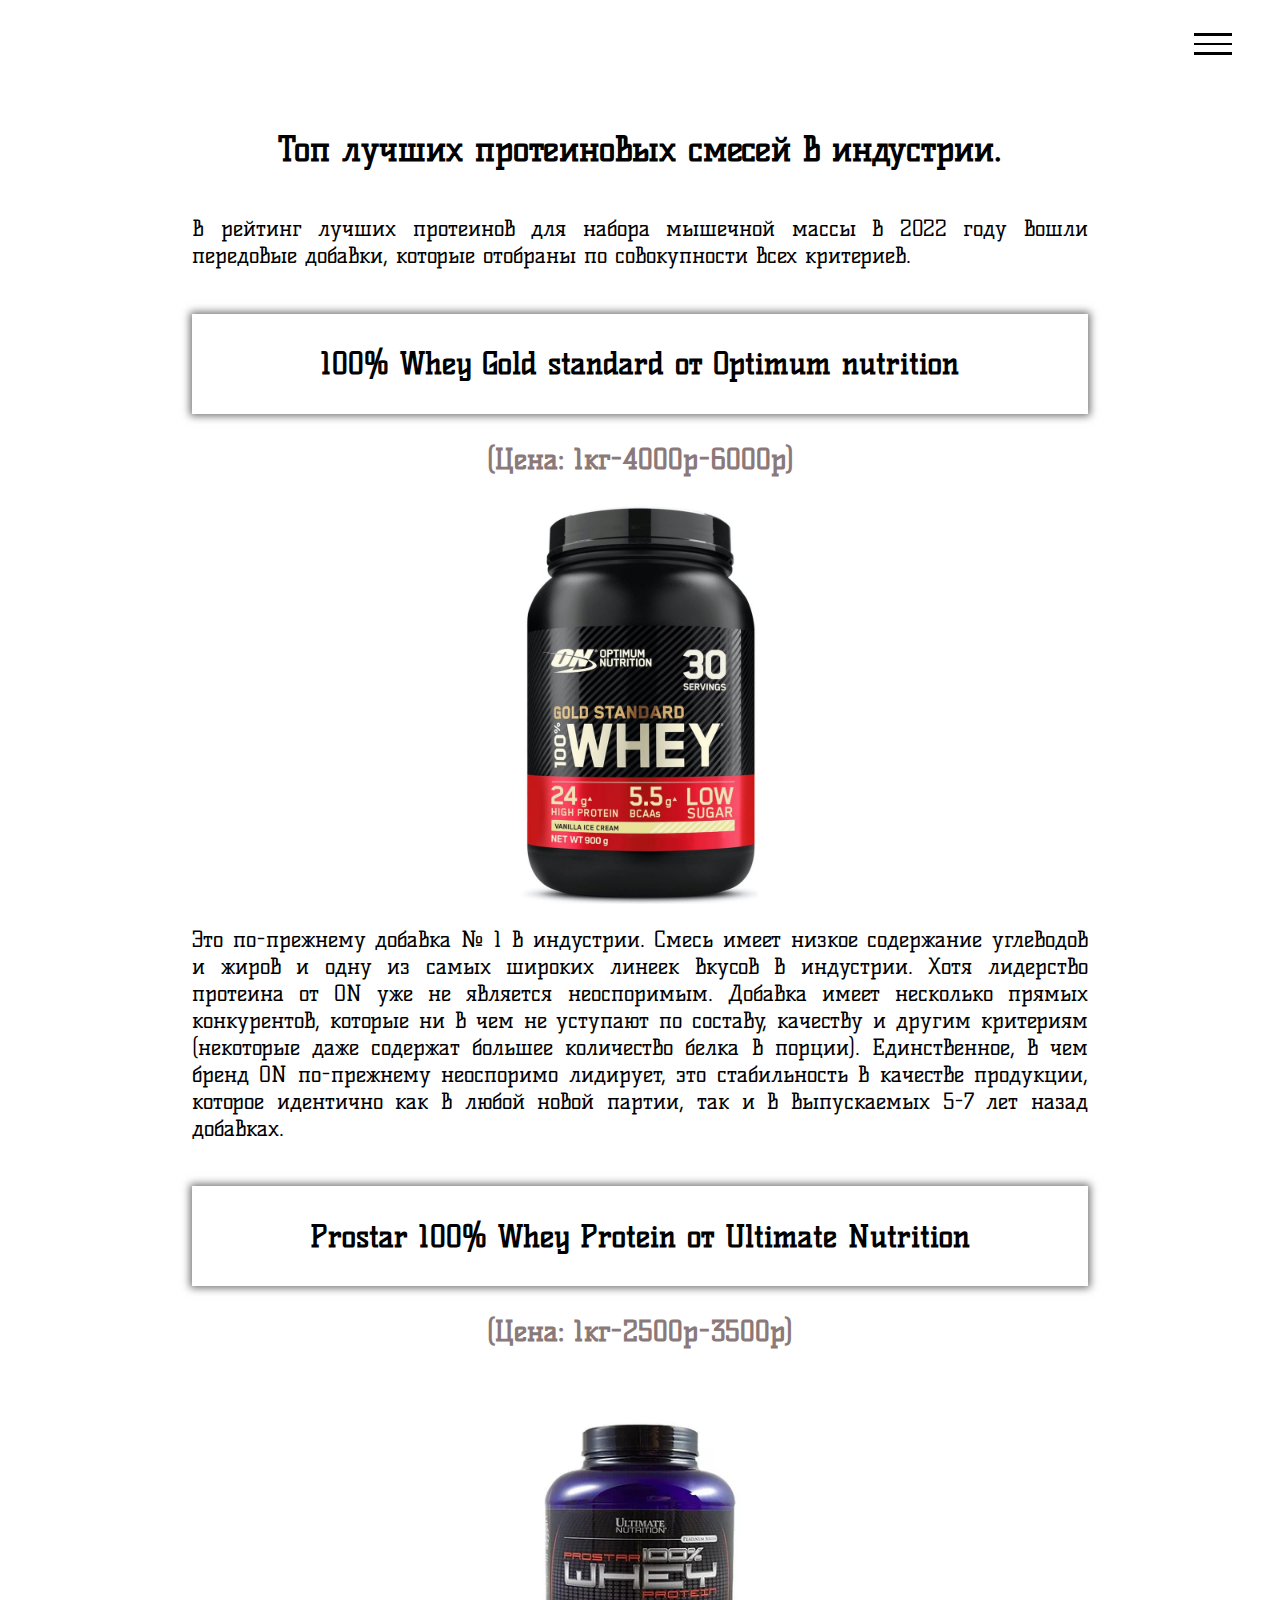
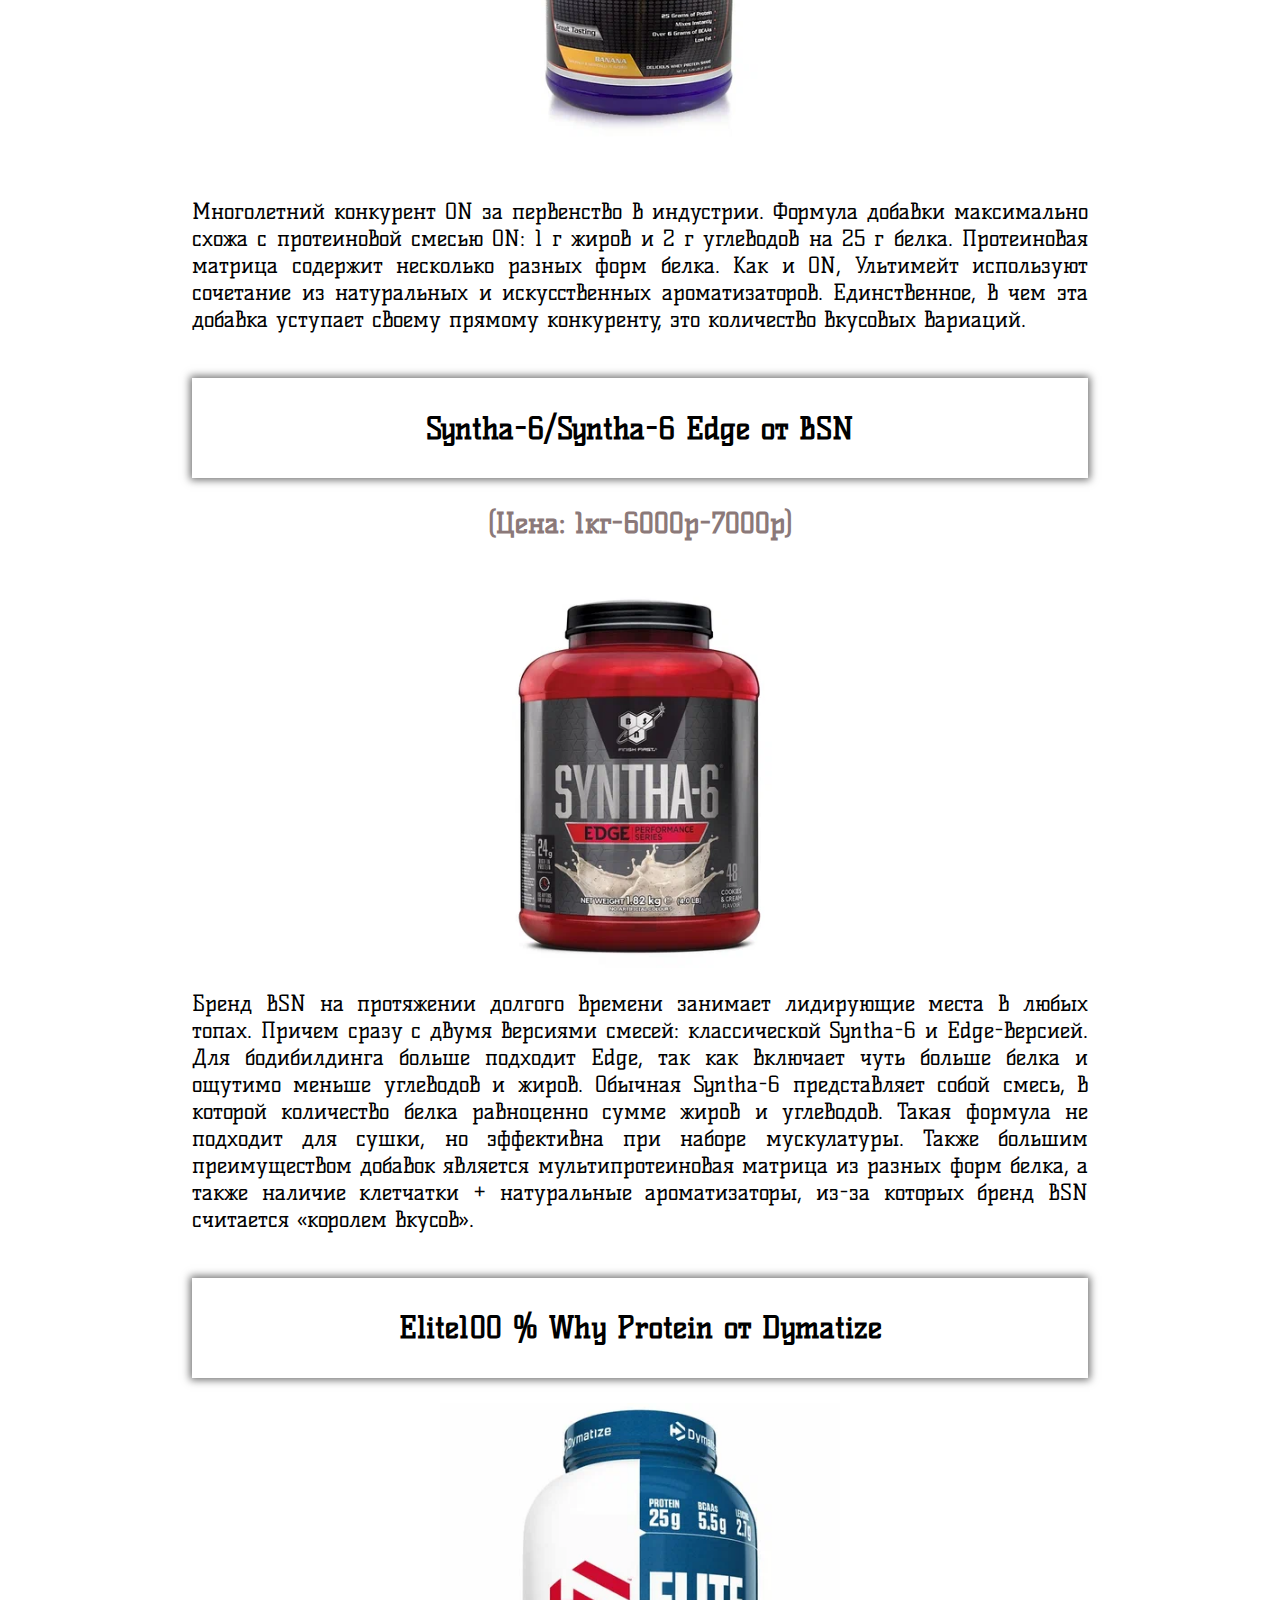
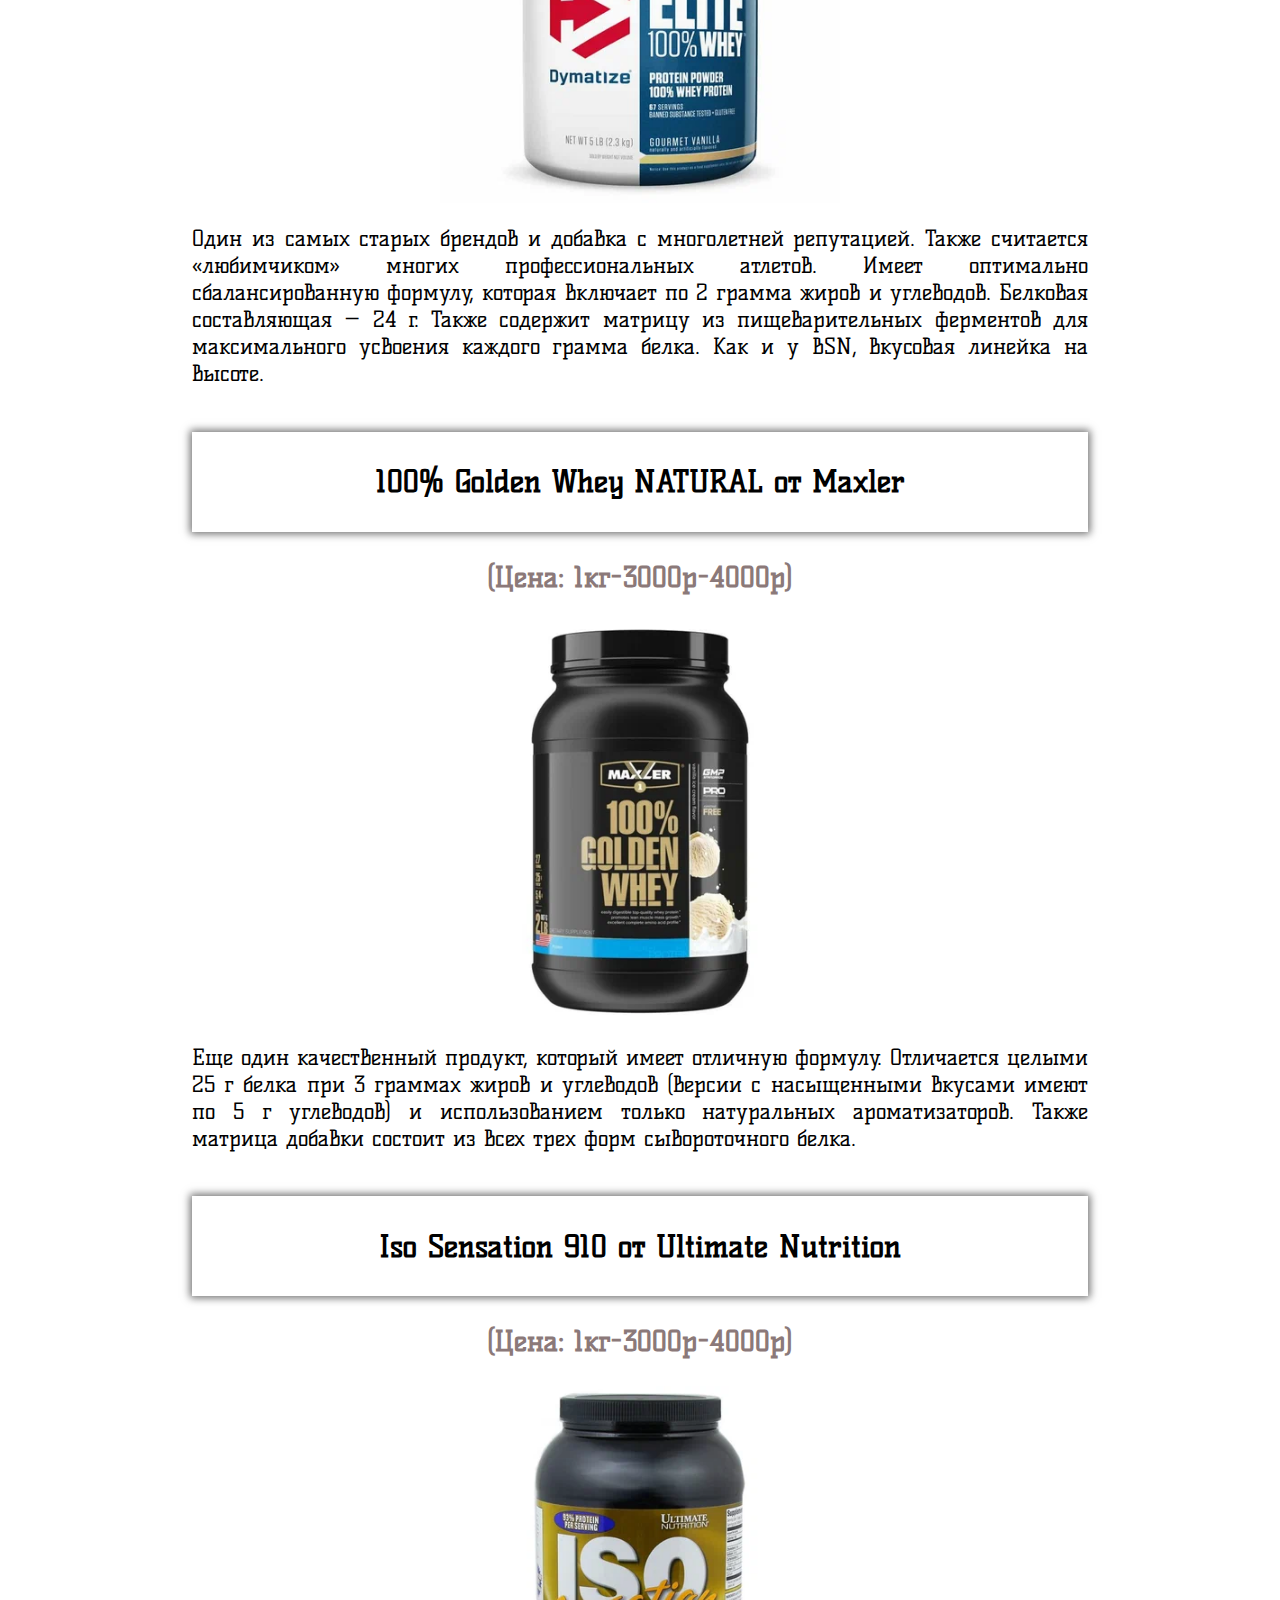
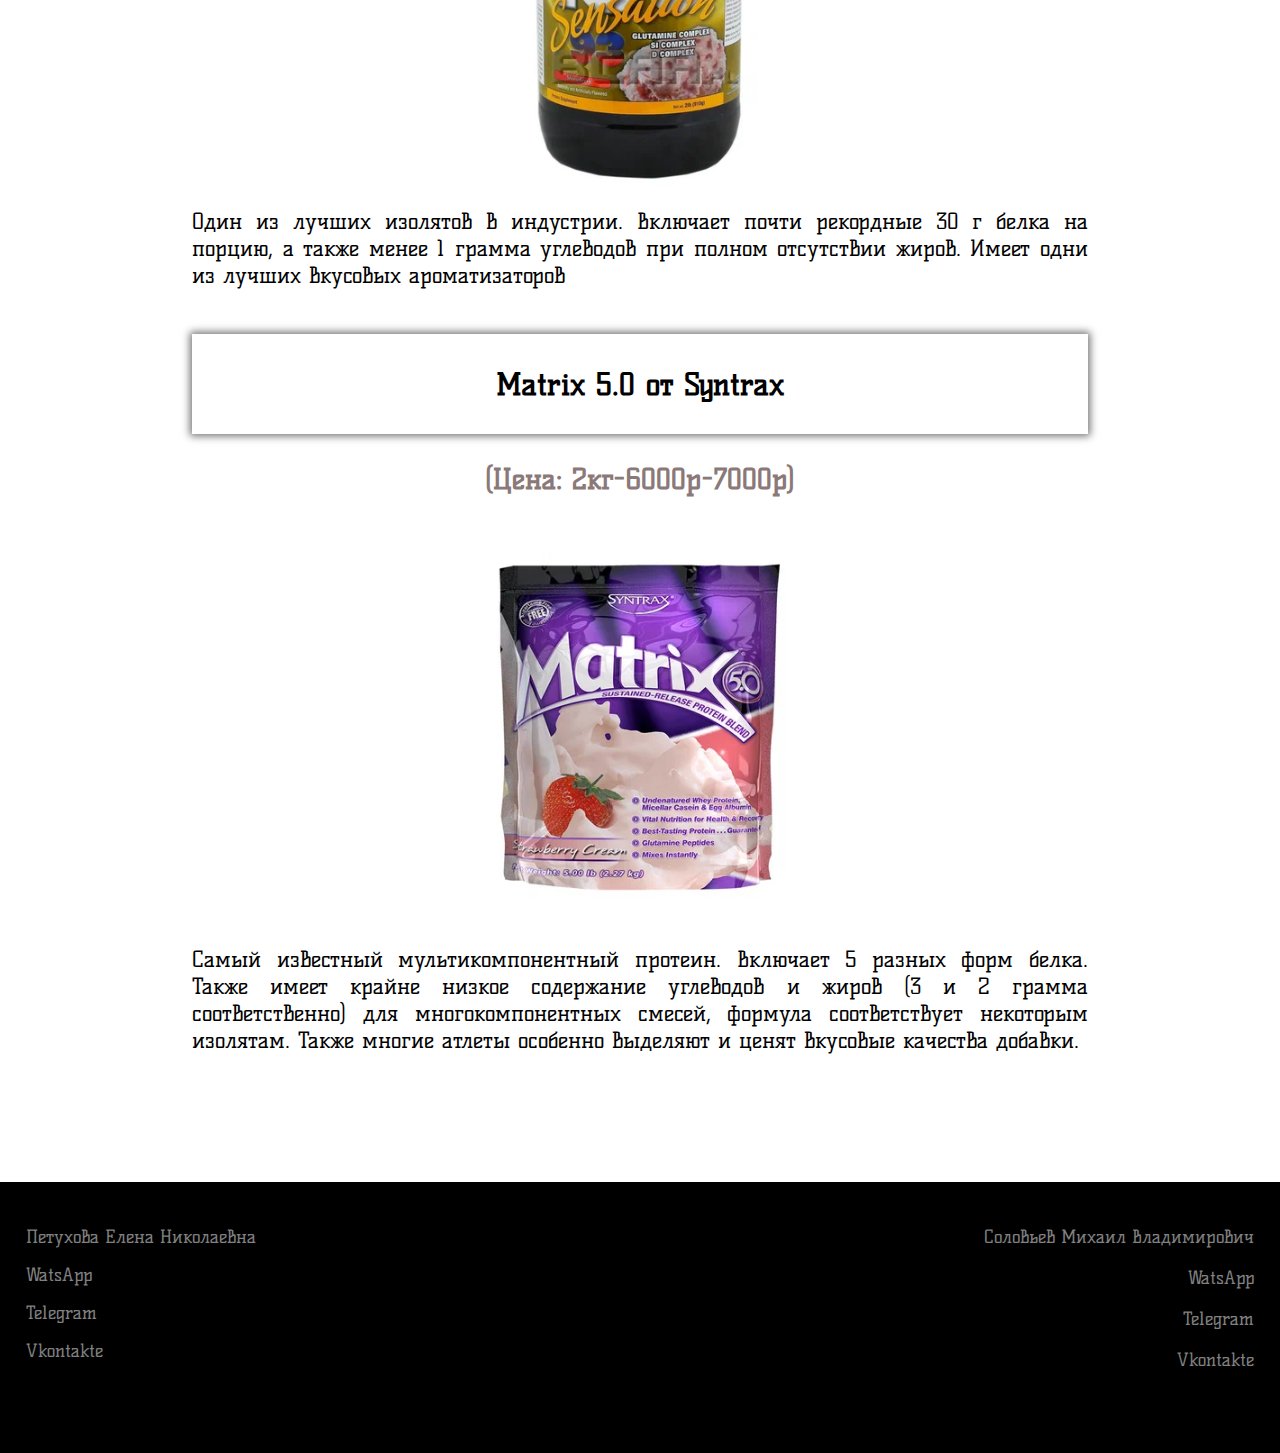
<file: staty/top_prot.html>
<!DOCTYPE html>
<html>
	<head>
		
<link rel="stylesheet" href="style_top_prot.css"> 

<!-- <link rel="stylesheet" href="../style_header.css"> -->
   
  <script src="https://code.jquery.com/jquery-3.6.0.min.js"></script>  

 <!--фавиконка-->
<link rel="icon" href="https://bersik.ru/favicon.ico" type="image/x-icon"> 

<style>
@import url('https://fonts.googleapis.com/css2?family=Amatic+SC:wght@400;700&family=Caveat:wght@400..700&family=Kelly+Slab&family=Play:wght@400;700&display=swap')
</style>

<meta charset="utf-8">
<meta http-equiv="Content-Type" content="text/html; charset=utf-8">        
<meta name="viewport" content="width=device-width, initial-scale=1.0"> 
         
<title>Что такое протеин и с чем его едят?</title>

<meta name="description" content="Протеин - это важный продукт для спортсменов, так как белок необходим для прогрессирования в спорте. Рейтинг протеинов включает лучшие добавки в индустрии, учитывая их стоимость, вкусовые качества, формулу и другие критерии. "> 
 
<meta name="keywords" content="протеин, питание, белки, здоровье, мускулатура, аппетит, питательные вещества">
                                                          
	</head>
	<body>
	
<!--   header -->
        
 <header id="head">
  <div class="head123"></div>   
   <div class="head123"></div>
    <div class="head123"></div>
       
 </header>         
         
 <div id="head_menu">
    <div id="head_menu_zakr">
      <div id="head_menu_zakr1"></div> 
       <div id="head_menu_zakr2"></div> 
    </div>
    
    <ul>
     <li><a href="../index.html">Главная</a></li>
     <li><a href="../trener.html">Тренеры</a></li>
     <li><a href="https://zdorovdvig.ru">Партнеры</a></li>
     <li><a href="../staty.html">Статьи</a></li>
     </ul>
 </div> 
 
    
     <!-- main-->
  <main> 
 <h1>Топ лучших протеиновых смесей в индустрии.</h1>
 
 <p>В рейтинг лучших протеинов для набора мышечной массы в 2022 году вошли передовые добавки, которые отобраны по совокупности всех критериев.</p>
 
 <h2>100% Whey Gold standard от Optimum nutrition</h2>
 <h3>(Цена:
 1кг-4000р-6000р)</h3>
 <div id="img1"></div>
 
 <p>Это по-прежнему добавка № 1 в индустрии. Смесь имеет низкое содержание углеводов и жиров и одну из самых широких линеек вкусов в индустрии. Хотя лидерство протеина от ON уже не является неоспоримым. Добавка имеет несколько прямых конкурентов, которые ни в чем не уступают по составу, качеству и другим критериям (некоторые даже содержат большее количество белка в порции). Единственное, в чем бренд ON по-прежнему неоспоримо лидирует, это стабильность в качестве продукции, которое идентично как в любой новой партии, так и в выпускаемых 5-7 лет назад добавках.</p>
 
 <h2>Prostar 100% Whey Protein от Ultimate Nutrition
</h2>
 <h3>(Цена:
 1кг-2500р-3500р)</h3>
 <div id="img2"></div>
 <p>Многолетний конкурент ON за первенство в индустрии. Формула добавки максимально схожа с протеиновой смесью ON: 1 г жиров и 2 г углеводов на 25 г белка. Протеиновая матрица содержит несколько разных форм белка. Как и ON, Ультимейт используют сочетание из натуральных и искусственных ароматизаторов. Единственное, в чем эта добавка уступает своему прямому конкуренту, это количество вкусовых вариаций.</p>
 
 <h2>Syntha-6/Syntha-6 Edge от BSN</h2>
 <h3>(Цена:
 1кг-6000р-7000р)</h3>
 <div id="img3"></div>
 <p>Бренд BSN на протяжении долгого времени занимает лидирующие места в любых топах. Причем сразу с двумя версиями смесей: классической Syntha-6 и Edge-версией. Для бодибилдинга больше подходит Edge, так как включает чуть больше белка и ощутимо меньше углеводов и жиров. Обычная Syntha-6 представляет собой смесь, в которой количество белка равноценно сумме жиров и углеводов. Такая формула не подходит для сушки, но эффективна при наборе мускулатуры. Также большим преимуществом добавок является мультипротеиновая матрица из разных форм белка, а также наличие клетчатки + натуральные ароматизаторы, из-за которых бренд BSN считается «королем вкусов».</p>
 
 <h2>Elite100 % Why Protein от Dymatize</h2>

 <div id="img4"></div>
 <p>Один из самых старых брендов и добавка с многолетней репутацией. Также считается «любимчиком» многих профессиональных атлетов. Имеет оптимально сбалансированную формулу, которая включает по 2 грамма жиров и углеводов. Белковая составляющая — 24 г. Также содержит матрицу из пищеварительных ферментов для максимального усвоения каждого грамма белка. Как и у BSN, вкусовая линейка на высоте.</p>
 
 <h2>100% Golden Whey NATURAL от Maxler</h2>
 <h3>(Цена:
 1кг-3000р-4000р)</h3>
 <div id="img5"></div>
 <p>Еще один качественный продукт, который имеет отличную формулу. Отличается целыми 25 г белка при 3 граммах жиров и углеводов (версии с насыщенными вкусами имеют по 5 г углеводов) и использованием только натуральных ароматизаторов. Также матрица добавки состоит из всех трех форм сывороточного белка.</p>
 
 <h2>Iso Sensation 910 от Ultimate Nutrition</h2>
  <h3>(Цена:
 1кг-3000р-4000р)</h3>
 <div id="img6"></div>
 <p>Один из лучших изолятов в индустрии. Включает почти рекордные 30 г белка на порцию, а также менее 1 грамма углеводов при полном отсутствии жиров. Имеет одни из лучших вкусовых ароматизаторов</p>
 
 <h2>Matrix 5.0 от Syntrax</h2>
  <h3>(Цена:
 2кг-6000р-7000р)</h3>
 <div id="img7"></div>
 <p>Самый известный мультикомпонентный протеин. Включает 5 разных форм белка. Также имеет крайне низкое содержание углеводов и жиров (3 и 2 грамма соответственно) для многокомпонентных смесей, формула соответствует некоторым изолятам. Также многие атлеты особенно выделяют и ценят вкусовые качества добавки.</p>
 
 
 
 
 </main>  
 
<!-- footer-->

 <footer>
   <div id="foot_len">
   <ul>Петухова Елена Николаевна
    <li><a href="https://wa.me/79038741898">WatsApp</a></li>
    <li><a href="https://t.me/+79038741898">Telegram</a></li>
    <li><a href="https://vk.com/id222603101">Vkontakte</a></li>
    </ul>
  </div>
    
  <div id="foot_mih">
   <ul>Соловьев Михаил Владимирович
   <li><a href="https://wa.me/79038741898">WatsApp</a></li>
    <li><a href="https://t.me/+79996062616">Telegram</a></li>
    <li><a href="https://vk.com/xxxxbersxxxx">Vkontakte</a></li>  
     </ul>
    </div>  
 </footer>       
        
        
        
        
        
        
        
        
  
 <script src="index_top_prot.js"></script>
	</body>
</html>
</file>
<file: Ceny/style.css>
:root {
    --dark-bg: #121212;
    --dark-surface: #1e1e1e;
    --dark-card: #252525;
    --dark-border: #333333;
    --primary: #4ecdc4;
    --secondary: #2c5530;
    --accent: #ff6b6b;
    --text-primary: #e0e0e0;
    --text-secondary: #a0a0a0;
}

body {
    font-family: 'Roboto', sans-serif;
    color: var(--text-primary);
    background-color: var(--dark-bg);
    line-height: 1.6;
      background-image: url(../img/1_3_1.png);
 background-attachment: fixed;
 background-size: cover;
            background-position: center; 
}

h1, h2, h3, h4, h5, h6 {
    font-family: 'Montserrat', sans-serif;
    font-weight: 600;
    color: var(--text-primary);
}

.navbar {
    background-color: var(--dark-surface) !important;
    border-bottom: 1px solid var(--dark-border);
}

.navbar-brand {
    font-weight: 700;
    color: var(--primary) !important;
}

.nav-link {
    color: var(--text-secondary) !important;
}

.nav-link:hover, .nav-link.active {
    color: var(--primary) !important;
}

.section-title {
    position: relative;
    padding-bottom: 15px;
    margin-bottom: 30px;
}

.section-title::after {
    content: '';
    position: absolute;
    bottom: 0;
    left: 50%;
    transform: translateX(-50%);
    width: 80px;
    height: 3px;
    background: var(--primary);
}

.btn-primary {
    background-color: var(--primary);
    border-color: var(--primary);
    color: #121212;
    font-weight: 500;
}

.btn-primary:hover {
    background-color: #3abab2;
    border-color: #3abab2;
    color: #121212;
}

.card {
    background-color: var(--dark-card);
    border: 1px solid var(--dark-border);
    color: var(--text-primary);
}

.footer {
    background-color: var(--dark-surface);
    color: var(--text-primary);
    border-top: 1px solid var(--dark-border);
}

@media (max-width: 768px) {
    .display-4 {
        font-size: 2rem;
    }
}

 /* Дополнительные стили для прайс-листа */
        .price-hero {

            background-position: center;
            padding: 100px 0 60px;
            color: white;
        }
/*
#onTrenBlok{
  background-image: url(../img/1_2.jpg);
 background-attachment: fixed;
 background-size: cover;
            background-position: center;  
}
*/



        .price-card {
            transition: all 0.3s ease;
            border: 1px solid var(--dark-border);
            height: 100%;
        }
        
        .price-card:hover {
            transform: translateY(-8px);
            box-shadow: 0 12px 25px rgba(0,0,0,0.15);
        }
        
        .price-card.popular {
            border: 2px solid var(--accent);
            position: relative;
        }
        
        .popular-badge {
            position: absolute;
            top: -12px;
            right: 20px;
            background: var(--accent);
            color: white;
            padding: 5px 15px;
            border-radius: 20px;
            font-size: 0.8rem;
            font-weight: bold;
            z-index: 10;
        }
        
        .price-amount {
            font-size: 2rem;
            font-weight: bold;
            color: var(--accent);
            margin: 15px 0 5px;
        }
        
        .price-period {
            color: var(--text-secondary);
            font-size: 0.9rem;
        }
        
        .feature-list {
            list-style: none;
            padding-left: 0;
            margin: 20px 0;
        }
        
        .feature-list li {
            padding: 8px 0;
            border-bottom: 1px solid rgba(255,255,255,0.1);
            display: flex;
            align-items: flex-start;
        }
        
        .feature-list li:last-child {
            border-bottom: none;
        }
        
        .feature-list li i {
            color: var(--primary);
            margin-right: 10px;
            flex-shrink: 0;
            margin-top: 3px;
        }
        
        .contact-section {
            background: var(--dark-surface);
            border-radius: 10px;
            padding: 30px;
            margin-top: 40px;
        }
        
        .contact-card {
            text-align: center;
            padding: 20px;
        }
        
        .contact-card h4 {
            color: var(--primary);
            margin-bottom: 15px;
        }
        
        .contact-links {
            display: flex;
            flex-direction: column;
            gap: 10px;
            margin-top: 15px;
        }
        
        .contact-links a {
            color: var(--text-primary);
            text-decoration: none;
            display: flex;
            align-items: center;
            justify-content: center;
            gap: 8px;
            padding: 8px;
            border-radius: 5px;
            transition: background-color 0.3s ease;
        }
        
        .contact-links a:hover {
            background-color: rgba(255,255,255,0.1);
        }
        
        .important-info {
            background: var(--dark-card);
            border-left: 4px solid var(--primary);
            padding: 25px;
            border-radius: 0 8px 8px 0;
            margin: 40px 0;
        }
        
        @media (max-width: 768px) {
            .price-hero {
                padding: 80px 0 40px;
            }
            
            .price-amount {
                font-size: 1.7rem;
            }
            
            .contact-section {
                padding: 20px;
            }
        }
</file>
<file: шаблон/style.css>
:root {
            --dark-bg: #121212;
            --dark-surface: #1e1e1e;
            --dark-card: #252525;
            --dark-border: #333333;
            --primary: #4ecdc4;
            --secondary: #2c5530;
            --accent: #ff6b6b;
            --text-primary: #e0e0e0;
            --text-secondary: #a0a0a0;
            --success: #28a745;
            --warning: #ffc107;
            --info: #17a2b8;
        }
        
        body {
            font-family: 'Roboto', sans-serif;
            color: var(--text-primary);
            background-color: var(--dark-bg);
            line-height: 1.6;
        }
        
        h1, h2, h3, h4, h5, h6 {
            font-family: 'Montserrat', sans-serif;
            font-weight: 600;
            color: var(--text-primary);
        }
        
        .navbar {
            background-color: var(--dark-surface) !important;
            border-bottom: 1px solid var(--dark-border);
        }
        
        .navbar-brand {
            font-weight: 700;
            color: var(--primary) !important;
        }
        
        .nav-link {
            color: var(--text-secondary) !important;
        }
        
        .nav-link:hover, .nav-link.active {
            color: var(--primary) !important;
        }
        
        .hero-section {
           background-image: url(../img/1_1_1.png);
           background-size: cover;
           background-position: center; 
            /*            background: linear-gradient(135deg, var(--dark-surface) 0%, var(--secondary) 100%);*/
            color: var(--text-primary);
            padding: 100px 0;
            position: relative;
            overflow: hidden;
        }
        
        .hero-section::before {
            content: '';
            position: absolute;
            top: 0;
            left: 0;
            width: 100%;
            height: 100%;
            background: url('data:image/svg+xml,<svg xmlns="http://www.w3.org/2000/svg" viewBox="0 0 1000 1000" opacity="0.03"><polygon fill="white" points="0,1000 1000,0 1000,1000"/></svg>');
            background-size: cover;
        }
       
        .btn-primary {
            background-color: var(--primary);
            border-color: var(--primary);
            color: #121212;
            font-weight: 500;
        }
        
        .btn-primary:hover {
            background-color: #3abab2;
            border-color: #3abab2;
            color: #121212;
        }
        
        .btn-outline-primary {
            border-color: var(--primary);
            color: var(--primary);
        }
        
        .btn-outline-primary:hover {
            background-color: var(--primary);
            border-color: var(--primary);
            color: #121212;
        }
        
        .btn-light {
            background-color: var(--text-primary);
            border-color: var(--text-primary);
            color: var(--dark-bg);
        }
        
        .btn-light:hover {
            background-color: #c0c0c0;
            border-color: #c0c0c0;
            color: var(--dark-bg);
        }
        
        .feature-icon {
            width: 60px;
            height: 60px;
            background: var(--primary);
            border-radius: 50%;
            display: flex;
            align-items: center;
            justify-content: center;
            margin: 0 auto 20px;
        }
        
     
        .footer {
            background-color: var(--dark-surface);
            color: var(--text-primary);
            border-top: 1px solid var(--dark-border);
        }
        
        .contact-info a {
            color: var(--text-secondary);
            text-decoration: none;
        }
        
        .contact-info a:hover {
            color: var(--primary);
        }
        
        .gradient-bg {
            background: linear-gradient(135deg, var(--dark-surface) 0%, var(--primary) 100%);
        }
        
        .section-title {
            position: relative;
            padding-bottom: 15px;
            margin-bottom: 30px;
        }
        
        .section-title::after {
            content: '';
            position: absolute;
            bottom: 0;
            left: 50%;
            transform: translateX(-50%);
            width: 80px;
            height: 3px;
            background: var(--primary);
        }
        
        .text-center .section-title::after {
            left: 50%;
            transform: translateX(-50%);
        }
        
        .card {
            background-color: var(--dark-card);
            border: 1px solid var(--dark-border);
            color: var(--text-primary);
        }
        
        .text-muted {
            color: var(--text-secondary) !important;
        }
        
        .bg-light {
            background-color: var(--dark-surface) !important;
            color: var(--text-primary);
        }
        
        .list-unstyled li {
            margin-bottom: 10px;
        }
        
        .form-control {
            background-color: var(--dark-card);
            border: 1px solid var(--dark-border);
            color: var(--text-primary);
        }
        
        .form-control:focus {
            background-color: var(--dark-card);
            border-color: var(--primary);
            color: var(--text-primary);
            box-shadow: 0 0 0 0.25rem rgba(78, 205, 196, 0.25);
        }
        
        .form-control::placeholder {
            color: var(--text-secondary);
        }
</file>
<file: staty/style_4_glav_prin.css>
*{
    box-sizing: border-box;
}
body{
    background-color: black;
 background-image: url(../img/4_glav1.jpg);
    background-size: cover;
   margin: 0; 
    
font-family: "Kelly Slab", sans-serif;
  font-weight: 100;
  font-style: normal; 
}
main{
    width: 86%;
    margin: 0 auto;
    margin-top: 10%;
    margin-bottom: 10%;
   background: rgba(0, 0, 0, 0.9);
    padding: 5%;
    border-radius: 20px;
}
h1{ 
  color: red;
    font-size: 32px;
    text-align: center;
    width: 100%;
    height: 160px;
    display: flex;
    justify-content: center;
    align-items: center;
    background-color: #312e3e;
}
p{
    color: white;
    font-size: 22px;
    margin-top: 5%;
}
span{
    color: red;
    font-size: 26px;
}
#p_1{
    width: 100%;
    height: 200px;
    display: flex;
     justify-content: center;
    align-items: center;
    text-align: center;
    background-color: #312e3e;
    padding: 5%;
}

/*--------------*/
/*  MAIN MEDIA*/
/*--------------*/

@media (min-width: 800px) and (max-width: 999px){
    body{
        background-size: contain;
    }
   main{
    width: 90%;
    margin-top: 10%;
    margin-bottom: 10%;
    padding: 5%;
    border-radius: 10px;
}
h1{ 
    font-size: 28px;
    height: 140px;
}
p{
    font-size: 20px;
}
span{
    font-size: 24px;
}
#p_1{
    width: 100%;
    height: 160px;
    display: flex;
    padding: 5%;
} 
}

/*--------------*/

@media (min-width: 500px) and (max-width: 799px){
    body{
        background-size: contain;
    }
   main{
    width: 90%;
    margin-top: 10%;
    margin-bottom: 10%;
    padding: 5%;
    border-radius: 10px;
}
h1{ 
    font-size: 22px;
    height: 140px;
    font-weight: 300;
}
p{
    font-size: 18px;
}
span{
    font-size: 20px;
}
#p_1{
    width: 100%;
    height: 160px;
    display: flex;
    padding: 5%;
} 
}

/*--------------*/

@media (min-width: 300px) and (max-width: 499px){
    body{
        background-size: contain;
    }
   main{
    width: 90%;
    margin-top: 15%;
    margin-bottom: 10%;
    padding: 5%;
    border-radius: 10px;
}
h1{ 
    font-size: 20px;
    height: 140px;
    font-weight: 300;
}
p{
    font-size: 16px;
}
span{
    font-size: 18px;
}
#p_1{
    width: 100%;
    height: 160px;
    display: flex;
    padding: 5%;
} 
}

/*--------------*/

@media (min-width: 200px) and (max-width: 299px){
    body{
        background-size: contain;
    }
   main{
    width: 96%;
    margin-top: 15%;
    margin-bottom: 10%;
    padding: 5%;
    border-radius: 5px;
      
}
h1{ 
    font-size: 16px;
    height: 120px;
    font-weight: 300;
}
p{
    font-size: 13px;
}
span{
    font-size: 15px;
}
#p_1{
    width: 100%;
    height: 180px;
    padding: 5%;
} 
}

/*--------------*/
     /*FOOTER*/
/*--------------*/ 

footer{
    width: 100%;
    height: auto;
    display: flex;
    justify-content: space-between;
    background-color: black;
    
    padding: 2%;
}
#foot_len{
    width: 50%;
    height: 100%;
    display: flex;
    justify-content: flex-start;
    
}
#foot_mih{
    width: 50%;
    height: 100%;
    display: flex;
    justify-content: flex-end;
}
#foot_len ul{
    padding: 0;
    list-style: none;
    color: gray;
    font-size: 18px;
}

#foot_mih ul{
    padding: 0;
    text-align: end;
    list-style: none;
    color: gray;
    font-size: 18px;
}
footer li{
    margin-top: 7%;
}
footer a{
 color: gray; 
    position: relative;
    cursor: pointer;
    text-decoration: none;   
}
footer a:after{
   content: "";
    display: block;
    position: absolute;
    right: 0;
    bottom: -3px;
    width: 0;
    height: 1px; /* Высота линии */
    background-color: grey; /* Цвет подчеркивания при исчезании линии*/
    transition: width 0.5s; /* Время эффекта */ 
}
footer a:hover:after{
   	content: "";
    width: 100%;
    display: block;
    position: absolute;
    left: 0;
    bottom: -3px;
    height: 1px; /* Высота линии */
    background-color: #AD00FF; /* Цвет подчеркивания при появлении линии*/
    transition: width 0.5s;  /* Время эффекта */ 
}
footer li:hover{
    transform: scale(1.1);
}
footer a:hover{
    color: #AD00FF;
}
@media (min-width: 600px) and (max-width: 900px){
footer{
    height: 140px;
    padding: 1%;
}
#foot_len{

}
#foot_mih{

}
#foot_len ul{
    font-size: 12px;
}

#foot_mih ul{
   font-size: 12px;
}
footer li{
    font-size: 10px;
}
footer a{

}
}   

/*--------------*/
/*FOOTRD MEDIA*/
/*--------------*/

@media (min-width: 600px) and (max-width: 900px){
  footer{
    
}
#foot_len{

}
#foot_mih{

}
#foot_len ul{
    font-size: 16px;
}

#foot_mih ul{
   font-size: 16px;
}
footer li{
    font-size: 13px;
}
footer a{

}  
}

@media (min-width: 400px) and (max-width: 599px){
footer{
    
}
#foot_len{

}
#foot_mih{

}
#foot_len ul{
    font-size: 16px;
}

#foot_mih ul{
   font-size: 16px;
}
footer li{
    font-size: 13px;
}
footer a{

}
} 

/*--------------*/

@media (min-width: 300px) and (max-width: 400px){
footer{
    display: flex;
    flex-wrap: wrap;
    margin-top: 20%;
}
#foot_len{
width: 100%;
    padding-left: 2%;
}
#foot_mih{
width: 100%;
    padding-right: 2%;
}
#foot_len ul{
    font-size: 15px;
}

#foot_mih ul{
   font-size: 15px;
}
footer li{
    font-size: 12px;
    
}
footer a{

}
} 

/*--------------*/

@media (min-width: 200px) and (max-width: 300px){
footer{
    
    display: flex;
    flex-wrap: wrap;
    margin-top: 20%;
}
#foot_len{
width: 100%;
    padding-left: 2%;
}
#foot_mih{
width: 100%;
    padding-right: 2%;
}
#foot_len ul{
    font-size: 11px;
}

#foot_mih ul{
   font-size: 11px;
}
footer li{
    font-size: 10px;
    margin-top: 10%;
}
footer a{

}
}
</file>
<file: style_header.css>
#head{
    width: 66px;
    height: 36px;
    position: fixed;
    top: 40px;
    right: 60px;
    display: flex;
    justify-content: center;
    align-items: center;
    flex-wrap: wrap;
    z-index: 2
}

#head:hover{
   transform: scale(1.1);
    transition: all 0.3s;
}

.head123{
    width: 70%;
    height: 10%;
    background-color: white;
    transition: all 0.5s; 
}
#head_menu{
  width: 30%;
    height: 100%;
    position: fixed;
    top: 0;
    right: -100%;
    background-color: #111515;
    transition: all 0.5s;
  z-index: 3;
    -webkit-box-shadow: -18px 0px 12px 1px rgba(0, 0, 0, 0.5);
-moz-box-shadow: -18px 0px 12px 1px rgba(0, 0, 0, 0.5);
box-shadow: -18px 0px 12px 1px rgba(0, 0, 0, 0.5);
 
  font-family: "Kelly Slab", sans-serif;
  font-weight: 400;
  font-style: normal;  
}
#head_menu_zakr{
     width: 66px;
    height: 40px; 
  position: absolute;
    top: 40px;
    right: 60px;  
     transition: all 0.5s;
}
#head_menu_zakr1{
    position: absolute;
    width: 70%;
    height: 10%;
    background-color: white;
    transform: rotate(45deg);
    top:22px;
    left: 10px;
}
#head_menu_zakr2{
    position: absolute;
    width: 70%;
    height: 10%;
    background-color: white;
    transform: rotate(-45deg);
    top:22px;
    left: 10px;
}


#head_menu ul{
  margin-top: 40%;
    list-style: none;
}
#head_menu li{
   font-size: 36px;
  margin-top: 5%;
    text-align: center;
}
#head_menu a{
   
    text-decoration: none;
    color: white;
    
}
#head_menu a:hover{
    color: #AD00FF;
    transition: all 0.5s;
}






       /*MEDIA*/


@media (min-width:1500px) and (max-width: 1700px) {
 #head{
    width: 60px;
    height: 30px;
    top: 30px;
    right: 40px;
   
}
.head123{
    width: 70%;
    height: 10%;
}
#head_menu{
  width: 30%;

}
#head_menu_zakr{
    width: 60px;
    height: 30px;
    top: 30px;
    right: 40px;    
}
#head_menu_zakr1{
    width: 70%;
    
    top:22px;
    left: 10px;
}
#head_menu_zakr2{
    width: 70%;
   
    top:22px;
    left: 10px;
}

#head_menu ul{
  margin-top: 40%;
}
#head_menu li{
   font-size: 34px;
  margin-top: 8%;
}
#head_menu a{  
    
}
}

/*---------------*/

@media (min-width:1400px) and (max-width: 1500px) {
 #head{
    width: 54px;
    height: 28px;
    top: 30px;
    right: 40px;
   
}
.head123{
    width: 70%;
    height: 10%;
}
#head_menu{
  width: 28%;

}
#head_menu_zakr{
   width: 54px;
    height: 28px;
    top: 30px;
    right: 40px;   
}
#head_menu_zakr1{
    width: 70%;
    
    top:22px;
    left: 10px;
}
#head_menu_zakr2{
    width: 70%;
    
    top:22px;
    left: 10px;
}

#head_menu ul{
  margin-top: 40%;
}
#head_menu li{
   font-size: 30px;
  margin-top: 8%;
}
#head_menu a{  
    
}
}

/*---------------*/

@media (min-width:1300px) and (max-width: 1400px) {
 #head{
    width: 54px;
    height: 28px;
    top: 30px;
    right: 40px;
   
}
.head123{
    width: 70%;
    height: 10%;
}
#head_menu{
  width: 26%;

}
#head_menu_zakr{
   width: 54px;
    height: 28px;
    top: 30px;
    right: 40px;   
}
#head_menu_zakr1{
    width: 70%;
    
    top:22px;
    left: 10px;
}
#head_menu_zakr2{
    width: 70%;
   
    top:22px;
    left: 10px;
}

#head_menu ul{
  margin-top: 40%;
}
#head_menu li{
   font-size: 30px;
  margin-top: 8%;
}
#head_menu a{  
    
}
}

/*---------------*/


@media (min-width:1100px) and (max-width: 1300px) {
 #head{
    width: 54px;
    height: 28px;
    top: 30px;
    right: 40px;
   
}
.head123{
    width: 70%;
    height: 10%;
}
#head_menu{
  width: 26%;

}
#head_menu_zakr{
   width: 54px;
    height: 28px;
    top: 30px;
    right: 40px;   
}
#head_menu_zakr1{
    width: 60%;
    
    top:22px;
    left: 10px;
}
#head_menu_zakr2{
    width: 60%;
    
    top:22px;
    left: 10px;
}

#head_menu ul{
  margin-top: 40%;
}
#head_menu li{
   font-size: 28px;
  margin-top: 8%;
}
#head_menu a{  
    
}
}

/*---------------*/

@media (min-width:1000px) and (max-width: 1100px) {
 #head{
    width: 54px;
    height: 28px;
    top: 30px;
    right: 40px;
   
}
.head123{
    width: 70%;
    height: 10%;
}
#head_menu{
  width: 32%;

}
#head_menu_zakr{
   width: 54px;
    height: 28px;
    top: 30px;
    right: 40px;   
}
#head_menu_zakr1{
    width: 60%;
    top:20px;
    left: 10px;
}
#head_menu_zakr2{
    width: 60%;
    top:20px;
    left: 10px;
}

#head_menu ul{
    padding: 0;
  margin-top: 46%;
}
#head_menu li{
   font-size: 28px;
  margin-top: 10%;
}
#head_menu a{  
    
}
}

/*---------------*/

@media (min-width:900px) and (max-width: 1000px) {
 #head{
    width: 46px;
    height: 24px;
    top: 30px;
    right: 40px;
   
}
.head123{
    width: 70%;
    height: 10%;
}
#head_menu{
  width: 36%;

}
#head_menu_zakr{
  width: 46px;
    height: 24px;
    top: 30px;
    right: 40px;   
}
#head_menu_zakr1{
    width: 70%;
    height: 12%;
    top:14px;
    left: 10px;
}
#head_menu_zakr2{
    width: 70%;
    height: 12%;
    top:14px;
    left: 10px;
}

#head_menu ul{
    padding: 0;
  margin-top: 46%;
}
#head_menu li{
   font-size: 26px;
  margin-top: 10%;
}
#head_menu a{  
    
}
}

/*---------------*/

@media (min-width:800px) and (max-width: 900px) {
 #head{
    width: 44px;
    height: 23px;
    top: 30px;
    right: 40px;
   
}
.head123{
    width: 70%;
    height: 10%;
}
#head_menu{
  width: 38%;

}
#head_menu_zakr{
width: 44px;
    height: 23px;
    top: 30px;
    right: 40px;   
}
#head_menu_zakr1{
    width: 70%;
    height: 12%;
    top:14px;
    left: 10px;
}
#head_menu_zakr2{
    width: 70%;
    height: 12%;
    top:14px;
    left: 10px;
}

#head_menu ul{
    padding: 0;
  margin-top: 46%;
}
#head_menu li{
   font-size: 26px;
  margin-top: 10%;
}
#head_menu a{  
    
}
}

/*---------------*/

@media (min-width:700px) and (max-width: 800px) {
 #head{
    width: 44px;
    height: 23px;
    top: 30px;
    right: 40px;
   
}
.head123{
    width: 70%;
    height: 10%;
}
#head_menu{
  width: 40%;

}
#head_menu_zakr{
width: 44px;
    height: 23px;
    top: 30px;
    right: 40px;   
}
#head_menu_zakr1{
    width: 60%;
    height: 10%;
    top:14px;
    left: 10px;
}
#head_menu_zakr2{
    width: 60%;
    height: 10%;
    top:14px;
    left: 10px;
}

#head_menu ul{
    padding: 0;
  margin-top: 46%;
}
#head_menu li{
   font-size: 24px;
  margin-top: 10%;
}
#head_menu a{  
    
}
}

/*---------------*/

@media (min-width:600px) and (max-width: 700px) {
 #head{
    width: 44px;
    height: 23px;
    top: 30px;
    right: 40px;
   
}
.head123{
    width: 70%;
    height: 10%;
}
#head_menu{
  width: 50%;

}
#head_menu_zakr{
width: 44px;
    height: 23px;
    top: 30px;
    right: 40px;   
}
#head_menu_zakr1{
    width: 60%;
    height: 10%;
    top:14px;
    left: 10px;
}
#head_menu_zakr2{
    width: 60%;
    height: 10%;
    top:14px;
    left: 10px;
}

#head_menu ul{
    padding: 0;
  margin-top: 50%;
}
#head_menu li{
   font-size:24px;;
  margin-top: 10%;
}
#head_menu a{  
    
}
}

/*---------------*/

@media (min-width:500px) and (max-width: 600px) {
 #head{
    width: 30px;
    height: 20px;
    top: 20px;
    right: 20px;
   
}
.head123{
    width: 70%;
    height: 10%;
}
#head_menu{
  width:60%;

}
#head_menu_zakr{
width: 30px;
    height: 20px;
    top: 20px;
    right: 20px;   
}
#head_menu_zakr1{
    width: 60%;
    height: 10%;
    top:14px;
    left: 10px;
}
#head_menu_zakr2{
    width: 60%;
    height: 10%;
    top:14px;
    left: 10px;
}

#head_menu ul{
    padding: 0;
  margin-top: 30%;
}
#head_menu li{
   font-size: 22px;
  margin-top: 10%;
}
#head_menu a{  
    
}
}

/*---------------*/

@media (min-width:400px) and (max-width: 500px) {
 #head{
    width: 30px;
    height: 20px;
    top: 20px;
    right: 20px;
   
}
.head123{
    width: 70%;
    height: 10%;
}
#head_menu{
  width: 60%;

}
#head_menu_zakr{
width: 30px;
    height: 20px;
    top: 20px;
    right: 20px;   
}
#head_menu_zakr1{
    width: 60%;
    height: 10%;
    top:14px;
    left: 10px;
}
#head_menu_zakr2{
    width: 60%;
    height: 10%;
    top:14px;
    left: 10px;
}

#head_menu ul{
    padding: 0;
  margin-top: 50%;
}
#head_menu li{
   font-size: 20px;
  margin-top: 10%;
}
#head_menu a{  
    
}
}

/*---------------*/

@media (min-width:300px) and (max-width: 400px) {
 #head{
    width: 30px;
    height: 20px;
    top: 20px;
    right: 20px;
   
}
.head123{
    width: 70%;
    height: 10%;
}
#head_menu{
  width: 70%;

}
#head_menu_zakr{
width: 30px;
    height: 20px;
    top: 20px;
    right: 20px;   
}
#head_menu_zakr1{
    width: 60%;
    height: 10%;
    top:14px;
    left: 10px;
}
#head_menu_zakr2{
    width: 60%;
    height: 10%;
    top:14px;
    left: 10px;
}

#head_menu ul{
    padding: 0;
  margin-top: 50%;
}
#head_menu li{
   font-size: 18px;
  margin-top: 10%;
}
#head_menu a{  
    
}
}

/*---------------*/

@media (min-width:200px) and (max-width: 300px) {
 #head{
    width: 20px;
    height: 12px;
    top: 10px;
    right: 10px;
   
}
.head123{
    width: 70%;
    height: 10%;
}
#head_menu{
  width: 80%;

}
#head_menu_zakr{
 width: 20px;
    height: 12px;
    top: 10px;
    right: 20px;   
}
#head_menu_zakr1{
    width: 60%;
    height: 10%;
    top:14px;
    left: 10px;
}
#head_menu_zakr2{
    width: 60%;
    height: 10%;
    top:14px;
    left: 10px;
}

#head_menu ul{
    padding: 0;
  margin-top: 50%;
}
#head_menu li{
   font-size: 18px;
  margin-top: 10%;
}
#head_menu a{  
    
}
}

/*---------------*/
</file>
<file: staty/style_protein.css>
*{
    box-sizing: border-box;
}
body{
    background-color: white;
background-image: url(../img/prot_fon.png);
 background-size: cover;
   background-repeat:no-repeat;
  background-attachment: fixed;
    
    
font-family: "Kelly Slab", sans-serif;
  font-weight: 100;
  font-style: normal;
    margin: 0 auto;
}
main{
   width: 100%;
    height: auto;
    margin: 0 auto;
    padding: 5% 20%;
    border: 1px solid black;
    background: rgba(0, 0, 0, 0.7);
}
h1{
 text-align: center; 
    width: 100%;
    height: 100px;;
    background-color: brown;
    display: flex;
    justify-content: center;
    align-items: center;
    color: white;
    font-weight: 100;
}
h2{
  text-align: center;
    color: #ff3838;
    margin: 5% 0;
    font-size: 28px;
    font-weight: 500;
}
p{
   font-size: 22px;
    color: white;
    text-align: justify;
    font-weight: 100;
}
.p_1{
    padding: 3%;
    background-color: brown;
}
u{
    color: #ff3838;
}

/*--------------*/
     /*MEDIA*/
/*--------------*/
@media (min-width: 800px) and (max-width: 1200px){
    main{
        padding: 10%;
    }
    h1{
        font-size: 24px;
    } 
    h2{
        font-size: 21px;
    }
    p{
        font-size: 18px
    }
    .p_1{
    padding: 5%;
   
}
}
/*--------------*/
@media (min-width: 600px) and (max-width: 800px){
    main{
        padding: 13%;
    }
    h1{
        font-size: 20px;
    } 
    h2{
        font-size: 18px;
    }
    p{
        font-size: 16px
    }
    .p_1{
    padding: 5%;
   
}
}
/*--------------*/
@media (min-width: 300px) and (max-width: 600px){
    body{
        
    }
    main{
        padding: 13%;
    }
    h1{
        font-size: 17px;
        height: 70px;
    } 
    h2{
        font-size: 15px;
    }
    p{
        font-size: 14px
    }
    .p_1{
    padding: 5%;
   font-size: 13px;
}
}
/*--------------*/
@media (min-width: 300px) and (max-width: 600px){
    main{
        padding: 13%;
    }
    h1{
        font-size: 17px;
        height: 70px;
    } 
    h2{
        font-size: 15px;
    }
    p{
        font-size: 14px
    }
    .p_1{
    padding: 5%;
   font-size: 13px;
}
}
/*--------------*/
@media (min-width: 200px) and (max-width: 299px){
    main{
        padding: 13%;
    }
    h1{
        font-size: 16px;
        height: 70px;
    } 
    h2{
        font-size: 14px;
    }
    p{
        font-size: 13px
    }
    .p_1{
    padding: 5%;
   font-size: 11px;
}
}
/*--------------*/

/*--------------*/
     /*FOOTER*/
/*--------------*/ 

footer{
    width: 100%;
    height: auto;
    display: flex;
    justify-content: space-between;
    background-color: black;
    
    padding: 2%;
}
#foot_len{
    width: 50%;
    height: 100%;
    display: flex;
    justify-content: flex-start;
    
}
#foot_mih{
    width: 50%;
    height: 100%;
    display: flex;
    justify-content: flex-end;
}
#foot_len ul{
    padding: 0;
    list-style: none;
    color: gray;
    font-size: 18px;
}

#foot_mih ul{
    padding: 0;
    text-align: end;
    list-style: none;
    color: gray;
    font-size: 18px;
}
footer li{
    margin-top: 7%;
}
footer a{
 color: gray; 
    position: relative;
    cursor: pointer;
    text-decoration: none;   
}
footer a:after{
   content: "";
    display: block;
    position: absolute;
    right: 0;
    bottom: -3px;
    width: 0;
    height: 1px; /* Высота линии */
    background-color: grey; /* Цвет подчеркивания при исчезании линии*/
    transition: width 0.5s; /* Время эффекта */ 
}
footer a:hover:after{
   	content: "";
    width: 100%;
    display: block;
    position: absolute;
    left: 0;
    bottom: -3px;
    height: 1px; /* Высота линии */
    background-color: #ff3838; /* Цвет подчеркивания при появлении линии*/
    transition: width 0.5s;  /* Время эффекта */ 
}
footer li:hover{
    transform: scale(1.1);
}
footer a:hover{
    color: #ff3838;
}
@media (min-width: 600px) and (max-width: 900px){
footer{
    height: 140px;
    padding: 1%;
}
#foot_len{

}
#foot_mih{

}
#foot_len ul{
    font-size: 12px;
}

#foot_mih ul{
   font-size: 12px;
}
footer li{
    font-size: 10px;
}
footer a{

}
}   

/*--------------*/
/*FOOTRD MEDIA*/
/*--------------*/

@media (min-width: 600px) and (max-width: 900px){
  footer{
    
}
#foot_len{

}
#foot_mih{

}
#foot_len ul{
    font-size: 16px;
}

#foot_mih ul{
   font-size: 16px;
}
footer li{
    font-size: 13px;
}
footer a{

}  
}

@media (min-width: 400px) and (max-width: 599px){
footer{
    
}
#foot_len{

}
#foot_mih{

}
#foot_len ul{
    font-size: 16px;
}

#foot_mih ul{
   font-size: 16px;
}
footer li{
    font-size: 13px;
}
footer a{

}
} 

/*--------------*/

@media (min-width: 300px) and (max-width: 400px){
footer{
    display: flex;
    flex-wrap: wrap;
    margin-top: 0;
}
#foot_len{
width: 100%;
    padding-left: 2%;
}
#foot_mih{
width: 100%;
    padding-right: 2%;
}
#foot_len ul{
    font-size: 15px;
}

#foot_mih ul{
   font-size: 15px;
}
footer li{
    font-size: 12px;
    
}
footer a{

}
} 

/*--------------*/

@media (min-width: 200px) and (max-width: 300px){
footer{
    
    display: flex;
    flex-wrap: wrap;
    margin-top: 0;
}
#foot_len{
width: 100%;
    padding-left: 2%;
}
#foot_mih{
width: 100%;
    padding-right: 2%;
}
#foot_len ul{
    font-size: 11px;
}

#foot_mih ul{
   font-size: 11px;
}
footer li{
    font-size: 10px;
    margin-top: 10%;
}
footer a{

}
} 


/*--------------*/
     /*HEADER*/
/*--------------*/ 



#head{
    width: 66px;
    height: 36px;
    position: fixed;
    top: 40px;
    right: 60px;
    display: flex;
    justify-content: center;
    align-items: center;
    flex-wrap: wrap;
    z-index: 2
}

#head:hover{
   transform: scale(1.1);
    transition: all 0.3s;
    color: #ff3838;
}

.head123{
    width: 70%;
    height: 10%;
    background-color: white;
    transition: all 0.5s; 
}
#head_menu{
  width: 30%;
    height: 100%;
    position: fixed;
    top: 0;
    right: -100%;
    background-color: #111515;
    transition: all 0.5s;
  z-index: 3;
    -webkit-box-shadow: -18px 0px 12px 1px rgba(0, 0, 0, 0.5);
-moz-box-shadow: -18px 0px 12px 1px rgba(0, 0, 0, 0.5);
box-shadow: -18px 0px 12px 1px rgba(0, 0, 0, 0.5);
 
  font-family: "Kelly Slab", sans-serif;
  font-weight: 400;
  font-style: normal;  
}
#head_menu_zakr{
     width: 66px;
    height: 40px; 
  position: absolute;
    top: 40px;
    right: 60px;  
     transition: all 0.5s;
}
#head_menu_zakr1{
    position: absolute;
    width: 70%;
    height: 10%;
    background-color: white;
    transform: rotate(45deg);
    top:22px;
    left: 10px;
}
#head_menu_zakr2{
    position: absolute;
    width: 70%;
    height: 10%;
    background-color: white;
    transform: rotate(-45deg);
    top:22px;
    left: 10px;
}


#head_menu ul{
  margin-top: 40%;
    list-style: none;
}
#head_menu li{
   font-size: 36px;
  margin-top: 5%;
    text-align: center;
}
#head_menu a{
   
    text-decoration: none;
    color: white;
    
}
#head_menu a:hover{
    color: #ff3838;
    transition: all 0.4s;
}

/*---------------*/
  /*MEDIA HEADER*/
/*---------------*/

@media (min-width:1500px) and (max-width: 1700px) {
 #head{
    width: 60px;
    height: 30px;
    top: 30px;
    right: 40px;
   
}
.head123{
    width: 70%;
    height: 10%;
}
#head_menu{
  width: 30%;

}
#head_menu_zakr{
    width: 60px;
    height: 30px;
    top: 30px;
    right: 40px;    
}
#head_menu_zakr1{
    width: 70%;
    
    top:22px;
    left: 10px;
}
#head_menu_zakr2{
    width: 70%;
   
    top:22px;
    left: 10px;
}

#head_menu ul{
  margin-top: 40%;
}
#head_menu li{
   font-size: 34px;
  margin-top: 8%;
}
#head_menu a{  
    
}
}

/*---------------*/

@media (min-width:1400px) and (max-width: 1500px) {
 #head{
    width: 54px;
    height: 28px;
    top: 30px;
    right: 40px;
   
}
.head123{
    width: 70%;
    height: 10%;
}
#head_menu{
  width: 28%;

}
#head_menu_zakr{
   width: 54px;
    height: 28px;
    top: 30px;
    right: 40px;   
}
#head_menu_zakr1{
    width: 70%;
    
    top:22px;
    left: 10px;
}
#head_menu_zakr2{
    width: 70%;
    
    top:22px;
    left: 10px;
}

#head_menu ul{
  margin-top: 40%;
}
#head_menu li{
   font-size: 30px;
  margin-top: 8%;
}
#head_menu a{  
    
}
}

/*---------------*/

@media (min-width:1300px) and (max-width: 1400px) {
 #head{
    width: 54px;
    height: 28px;
    top: 30px;
    right: 40px;
   
}
.head123{
    width: 70%;
    height: 10%;
}
#head_menu{
  width: 26%;

}
#head_menu_zakr{
   width: 54px;
    height: 28px;
    top: 30px;
    right: 40px;   
}
#head_menu_zakr1{
    width: 70%;
    
    top:22px;
    left: 10px;
}
#head_menu_zakr2{
    width: 70%;
   
    top:22px;
    left: 10px;
}

#head_menu ul{
  margin-top: 40%;
}
#head_menu li{
   font-size: 30px;
  margin-top: 8%;
}
#head_menu a{  
    
}
}

/*---------------*/


@media (min-width:1100px) and (max-width: 1300px) {
 #head{
    width: 54px;
    height: 28px;
    top: 30px;
    right: 40px;
   
}
.head123{
    width: 70%;
    height: 10%;
}
#head_menu{
  width: 26%;

}
#head_menu_zakr{
   width: 54px;
    height: 28px;
    top: 30px;
    right: 40px;   
}
#head_menu_zakr1{
    width: 60%;
    
    top:22px;
    left: 10px;
}
#head_menu_zakr2{
    width: 60%;
    
    top:22px;
    left: 10px;
}

#head_menu ul{
  margin-top: 40%;
}
#head_menu li{
   font-size: 28px;
  margin-top: 8%;
}
#head_menu a{  
    
}
}

/*---------------*/

@media (min-width:1000px) and (max-width: 1100px) {
 #head{
    width: 54px;
    height: 28px;
    top: 30px;
    right: 40px;
   
}
.head123{
    width: 70%;
    height: 10%;
}
#head_menu{
  width: 32%;

}
#head_menu_zakr{
   width: 54px;
    height: 28px;
    top: 30px;
    right: 40px;   
}
#head_menu_zakr1{
    width: 60%;
    top:20px;
    left: 10px;
}
#head_menu_zakr2{
    width: 60%;
    top:20px;
    left: 10px;
}

#head_menu ul{
    padding: 0;
  margin-top: 46%;
}
#head_menu li{
   font-size: 28px;
  margin-top: 10%;
}
#head_menu a{  
    
}
}

/*---------------*/

@media (min-width:900px) and (max-width: 1000px) {
 #head{
    width: 46px;
    height: 24px;
    top: 30px;
    right: 40px;
   
}
.head123{
    width: 70%;
    height: 10%;
}
#head_menu{
  width: 36%;

}
#head_menu_zakr{
  width: 46px;
    height: 24px;
    top: 30px;
    right: 40px;   
}
#head_menu_zakr1{
    width: 70%;
    height: 12%;
    top:14px;
    left: 10px;
}
#head_menu_zakr2{
    width: 70%;
    height: 12%;
    top:14px;
    left: 10px;
}

#head_menu ul{
    padding: 0;
  margin-top: 46%;
}
#head_menu li{
   font-size: 26px;
  margin-top: 10%;
}
#head_menu a{  
    
}
}

/*---------------*/

@media (min-width:800px) and (max-width: 900px) {
 #head{
    width: 44px;
    height: 23px;
    top: 30px;
    right: 40px;
   
}
.head123{
    width: 70%;
    height: 10%;
}
#head_menu{
  width: 38%;

}
#head_menu_zakr{
width: 44px;
    height: 23px;
    top: 30px;
    right: 40px;   
}
#head_menu_zakr1{
    width: 70%;
    height: 12%;
    top:14px;
    left: 10px;
}
#head_menu_zakr2{
    width: 70%;
    height: 12%;
    top:14px;
    left: 10px;
}

#head_menu ul{
    padding: 0;
  margin-top: 46%;
}
#head_menu li{
   font-size: 26px;
  margin-top: 10%;
}
#head_menu a{  
    
}
}

/*---------------*/

@media (min-width:700px) and (max-width: 800px) {
 #head{
    width: 44px;
    height: 23px;
    top: 30px;
    right: 40px;
   
}
.head123{
    width: 70%;
    height: 10%;
}
#head_menu{
  width: 40%;

}
#head_menu_zakr{
width: 44px;
    height: 23px;
    top: 30px;
    right: 40px;   
}
#head_menu_zakr1{
    width: 60%;
    height: 10%;
    top:14px;
    left: 10px;
}
#head_menu_zakr2{
    width: 60%;
    height: 10%;
    top:14px;
    left: 10px;
}

#head_menu ul{
    padding: 0;
  margin-top: 46%;
}
#head_menu li{
   font-size: 24px;
  margin-top: 10%;
}
#head_menu a{  
    
}
}

/*---------------*/

@media (min-width:600px) and (max-width: 700px) {
 #head{
    width: 44px;
    height: 23px;
    top: 30px;
    right: 40px;
   
}
.head123{
    width: 70%;
    height: 10%;
}
#head_menu{
  width: 50%;

}
#head_menu_zakr{
width: 44px;
    height: 23px;
    top: 30px;
    right: 40px;   
}
#head_menu_zakr1{
    width: 60%;
    height: 10%;
    top:14px;
    left: 10px;
}
#head_menu_zakr2{
    width: 60%;
    height: 10%;
    top:14px;
    left: 10px;
}

#head_menu ul{
    padding: 0;
  margin-top: 50%;
}
#head_menu li{
   font-size:24px;;
  margin-top: 10%;
}
#head_menu a{  
    
}
}

/*---------------*/

@media (min-width:500px) and (max-width: 600px) {
 #head{
    width: 30px;
    height: 20px;
    top: 20px;
    right: 20px;
   
}
.head123{
    width: 70%;
    height: 10%;
}
#head_menu{
  width:60%;

}
#head_menu_zakr{
width: 30px;
    height: 20px;
    top: 20px;
    right: 20px;   
}
#head_menu_zakr1{
    width: 60%;
    height: 10%;
    top:14px;
    left: 10px;
}
#head_menu_zakr2{
    width: 60%;
    height: 10%;
    top:14px;
    left: 10px;
}

#head_menu ul{
    padding: 0;
  margin-top: 30%;
}
#head_menu li{
   font-size: 22px;
  margin-top: 10%;
}
#head_menu a{  
    
}
}

/*---------------*/

@media (min-width:400px) and (max-width: 500px) {
 #head{
    width: 30px;
    height: 20px;
    top: 20px;
    right: 20px;
   
}
.head123{
    width: 70%;
    height: 10%;
}
#head_menu{
  width: 60%;

}
#head_menu_zakr{
width: 30px;
    height: 20px;
    top: 20px;
    right: 20px;   
}
#head_menu_zakr1{
    width: 60%;
    height: 10%;
    top:14px;
    left: 10px;
}
#head_menu_zakr2{
    width: 60%;
    height: 10%;
    top:14px;
    left: 10px;
}

#head_menu ul{
    padding: 0;
  margin-top: 50%;
}
#head_menu li{
   font-size: 20px;
  margin-top: 10%;
}
#head_menu a{  
    
}
}

/*---------------*/

@media (min-width:300px) and (max-width: 400px) {
 #head{
    width: 30px;
    height: 20px;
    top: 20px;
    right: 20px;
   
}
.head123{
    width: 70%;
    height: 10%;
}
#head_menu{
  width: 70%;

}
#head_menu_zakr{
width: 30px;
    height: 20px;
    top: 20px;
    right: 20px;   
}
#head_menu_zakr1{
    width: 60%;
    height: 10%;
    top:14px;
    left: 10px;
}
#head_menu_zakr2{
    width: 60%;
    height: 10%;
    top:14px;
    left: 10px;
}

#head_menu ul{
    padding: 0;
  margin-top: 50%;
}
#head_menu li{
   font-size: 18px;
  margin-top: 10%;
}
#head_menu a{  
    
}
}

/*---------------*/

@media (min-width:200px) and (max-width: 300px) {
 #head{
    width: 20px;
    height: 12px;
    top: 10px;
    right: 10px;
   
}
.head123{
    width: 70%;
    height: 10%;
}
#head_menu{
  width: 80%;

}
#head_menu_zakr{
 width: 20px;
    height: 12px;
    top: 10px;
    right: 20px;   
}
#head_menu_zakr1{
    width: 60%;
    height: 10%;
    top:14px;
    left: 10px;
}
#head_menu_zakr2{
    width: 60%;
    height: 10%;
    top:14px;
    left: 10px;
}

#head_menu ul{
    padding: 0;
  margin-top: 50%;
}
#head_menu li{
   font-size: 18px;
  margin-top: 10%;
}
#head_menu a{  
    
}
}

/*---------------*/
</file>
<file: staty/style_top_prot.css>
*{
    box-sizing: border-box;
}
body{
    background-color: white;
    width: 100%;
   

font-family: "Kelly Slab", sans-serif;
  font-weight: 100;
  font-style: normal;
    margin: 0 auto;
}
main{
width: 70%;
  margin: 10% auto;  
    
}
h1{
   display: flex;
    justify-content: center;
    align-items: center; 
    font-size: 34px;
    text-align: center;
    margin-bottom: 5%;
}
h2{
    margin-top: 5%;
    display: flex;
    justify-content: center;
    align-items: center;
    text-align: center;
    font-size: 30px;
    width: 100%;
    height: 100px;
    
    -webkit-box-shadow: 0px 0px 8px 2px rgba(0, 0, 0, 0.57);
-moz-box-shadow: 0px 0px 8px 2px rgba(0, 0, 0, 0.57);
box-shadow: 0px 0px 8px 2px rgba(0, 0, 0, 0.57);
}
h3{
    display: flex;
    justify-content: center;
    align-items: center;
    font-size: 28px;  
    color: #8b7979;
}
p{
  display: flex;
    justify-content: center;
    align-items: center; 
    text-align: justify;
    font-size: 22px;
}

div{
 width: 60%;
    height: 400px;
    background-size:contain;
    background-repeat: no-repeat;
    background-position: center;
    margin: 0 auto;
}
#img1{
    background-image:url(../img/prot/whey.jpg);
}
#img2{
    background-image:url(../img/prot/whey100.webp);
}
#img3{
    background-image:url(../img/prot/synta6.webp);
}
#img4{
    background-image:url(../img/prot/elite.webp);
}
#img5{
    background-image:url(../img/prot/whey_natural.webp);
}
#img6{
    background-image:url(../img/prot/iso.webp);
}
#img7{
    background-image:url(../img/prot/matryx.webp);
}
/*--------------*/
     /*MEDIA*/
/*--------------*/ 
@media (min-width: 600px) and (max-width: 800px){
    h1{
        font-size: 25px;
    } 
    h2{
        height: 80px;
        font-size: 22px;
    }
    h3{
       font-size: 20px; 
    }
    p{
       font-size: 18px; 
    }
    div{
     height: 300px;   
    }
}

@media (min-width: 400px) and (max-width: 599px){
    h1{
        font-size: 22px;
    } 
    h2{
        height: 80px;
        font-size: 20px;
    }
    h3{
       font-size: 18px; 
    }
    p{
       font-size: 16px; 
    }
    div{
     height: 260px;   
    }
}
@media (min-width: 200px) and (max-width: 399px){
    main{
        width: 90%;
        margin-bottom: 20%;
    }
    h1{
        font-size: 22px;
    } 
    h2{
        height: 70px;
        font-size: 18px;
    }
    h3{
       font-size: 17px; 
    }
    p{
       font-size: 16px; 
    }
    div{
     height: 200px;   
    }
}



/*--------------*/
     /*FOOTER*/
/*--------------*/ 

footer{
    width: 100%;
    height: auto;
    display: flex;
    justify-content: space-between;
    background-color: black;
    
    padding: 2%;
    padding-bottom: 5%;
}
#foot_len{
    width: 50%;
    height: 100%;
    display: flex;
    justify-content: flex-start;
    
}
#foot_mih{
    width: 50%;
    height: 100%;
    display: flex;
    justify-content: flex-end;
}
#foot_len ul{
    padding: 0;
    list-style: none;
    color: gray;
    font-size: 18px;
}

#foot_mih ul{
    padding: 0;
    text-align: end;
    list-style: none;
    color: gray;
    font-size: 18px;
}
footer li{
    margin-top: 7%;
}
footer a{
 color: gray; 
    position: relative;
    cursor: pointer;
    text-decoration: none;   
}
footer a:after{
   content: "";
    display: block;
    position: absolute;
    right: 0;
    bottom: -3px;
    width: 0;
    height: 1px; /* Высота линии */
    background-color: grey; /* Цвет подчеркивания при исчезании линии*/
    transition: width 0.5s; /* Время эффекта */ 
}
footer a:hover:after{
   	content: "";
    width: 100%;
    display: block;
    position: absolute;
    left: 0;
    bottom: -3px;
    height: 1px; /* Высота линии */
    background-color: #ff3838; /* Цвет подчеркивания при появлении линии*/
    transition: width 0.5s;  /* Время эффекта */ 
}
footer li:hover{
    transform: scale(1.1);
}
footer a:hover{
    color: #ff3838;
}
@media (min-width: 600px) and (max-width: 900px){
footer{
    height: 140px;
    padding: 1%;
}
#foot_len{

}
#foot_mih{

}
#foot_len ul{
    font-size: 12px;
}

#foot_mih ul{
   font-size: 12px;
}
footer li{
    font-size: 10px;
}
footer a{

}
}   

/*--------------*/
/*FOOTRD MEDIA*/
/*--------------*/

@media (min-width: 600px) and (max-width: 900px){
  footer{
      height: auto;
  
}
#foot_len{

}
#foot_mih{

}
#foot_len ul{
    font-size: 16px;
}

#foot_mih ul{
   font-size: 16px;
}
footer li{
    font-size: 13px;
}
footer a{

}  
}

@media (min-width: 400px) and (max-width: 599px){
footer{
    
}
#foot_len{

}
#foot_mih{

}
#foot_len ul{
    font-size: 16px;
}

#foot_mih ul{
   font-size: 16px;
}
footer li{
    font-size: 13px;
}
footer a{

}
} 

/*--------------*/

@media (min-width: 300px) and (max-width: 400px){
footer{
    display: flex;
    flex-wrap: wrap;
    margin-top: 0;
}
#foot_len{
width: 100%;
    padding-left: 2%;
}
#foot_mih{
width: 100%;
    padding-right: 2%;
}
#foot_len ul{
    font-size: 15px;
}

#foot_mih ul{
   font-size: 15px;
}
footer li{
    font-size: 12px;
    
}
footer a{

}
} 

/*--------------*/

@media (min-width: 200px) and (max-width: 300px){
footer{
    
    display: flex;
    flex-wrap: wrap;
    margin-top: 0;
}
#foot_len{
width: 100%;
    padding-left: 2%;
}
#foot_mih{
width: 100%;
    padding-right: 2%;
}
#foot_len ul{
    font-size: 11px;
}

#foot_mih ul{
   font-size: 11px;
}
footer li{
    font-size: 10px;
    margin-top: 10%;
}
footer a{

}
} 


/*--------------*/
     /*HEADER*/
/*--------------*/ 



#head{
    width: 66px;
    height: 36px;
    position: fixed;
    top: 40px;
    right: 60px;
    display: flex;
    justify-content: center;
    align-items: center;
    flex-wrap: wrap;
    z-index: 2
}

#head:hover{
   transform: scale(1.1);
    transition: all 0.3s;
    color: #ff3838;
}

.head123{
    width: 70%;
    height: 10%;
    background-color: black;
    transition: all 0.5s; 
}
#head_menu{
  width: 30%;
    height: 100%;
    position: fixed;
    top: 0;
    right: -100%;
    background-color: #111515;
    transition: all 0.5s;
  z-index: 3;
    
    -webkit-box-shadow: -18px 0px 12px 1px rgba(0, 0, 0, 0.5);
-moz-box-shadow: -18px 0px 12px 1px rgba(0, 0, 0, 0.5);
box-shadow: -18px 0px 12px 1px rgba(0, 0, 0, 0.5);
 
  font-family: "Kelly Slab", sans-serif;
  font-weight: 400;
  font-style: normal;  
}
#head_menu_zakr{
     width: 66px;
    height: 40px; 
  position: absolute;
    top: 40px;
    right: 60px;  
     transition: all 0.5s;
}
#head_menu_zakr1{
    position: absolute;
    width: 70%;
    height: 10%;
    background-color: white;
    transform: rotate(45deg);
    top:22px;
    left: 10px;
}
#head_menu_zakr2{
    position: absolute;
    width: 70%;
    height: 10%;
    background-color: white;
    transform: rotate(-45deg);
    top:22px;
    left: 10px;
}


#head_menu ul{
  margin-top: 40%;
    list-style: none;
}
#head_menu li{
   font-size: 36px;
  margin-top: 5%;
    text-align: center;
}
#head_menu a{
   
    text-decoration: none;
    color: white;
    
}
#head_menu a:hover{
    color: #ff3838;
    transition: all 0.4s;
}

/*---------------*/
  /*MEDIA HEADER*/
/*---------------*/

@media (min-width:1500px) and (max-width: 1700px) {
 #head{
    width: 60px;
    height: 30px;
    top: 30px;
    right: 40px;
   
}
.head123{
    width: 70%;
    height: 10%;
}
#head_menu{
  width: 30%;

}
#head_menu_zakr{
    width: 60px;
    height: 30px;
    top: 30px;
    right: 40px;    
}
#head_menu_zakr1{
    width: 70%;
    
    top:22px;
    left: 10px;
}
#head_menu_zakr2{
    width: 70%;
   
    top:22px;
    left: 10px;
}

#head_menu ul{
  margin-top: 40%;
}
#head_menu li{
   font-size: 34px;
  margin-top: 8%;
}
#head_menu a{  
    
}
}

/*---------------*/

@media (min-width:1400px) and (max-width: 1500px) {
 #head{
    width: 54px;
    height: 28px;
    top: 30px;
    right: 40px;
   
}
.head123{
    width: 70%;
    height: 10%;
}
#head_menu{
  width: 28%;

}
#head_menu_zakr{
   width: 54px;
    height: 28px;
    top: 30px;
    right: 40px;   
}
#head_menu_zakr1{
    width: 70%;
    
    top:22px;
    left: 10px;
}
#head_menu_zakr2{
    width: 70%;
    
    top:22px;
    left: 10px;
}

#head_menu ul{
  margin-top: 40%;
}
#head_menu li{
   font-size: 30px;
  margin-top: 8%;
}
#head_menu a{  
    
}
}

/*---------------*/

@media (min-width:1300px) and (max-width: 1400px) {
 #head{
    width: 54px;
    height: 28px;
    top: 30px;
    right: 40px;
   
}
.head123{
    width: 70%;
    height: 10%;
}
#head_menu{
  width: 26%;

}
#head_menu_zakr{
   width: 54px;
    height: 28px;
    top: 30px;
    right: 40px;   
}
#head_menu_zakr1{
    width: 70%;
    
    top:22px;
    left: 10px;
}
#head_menu_zakr2{
    width: 70%;
   
    top:22px;
    left: 10px;
}

#head_menu ul{
  margin-top: 40%;
}
#head_menu li{
   font-size: 30px;
  margin-top: 8%;
}
#head_menu a{  
    
}
}

/*---------------*/


@media (min-width:1100px) and (max-width: 1300px) {
 #head{
    width: 54px;
    height: 28px;
    top: 30px;
    right: 40px;
   
}
.head123{
    width: 70%;
    height: 10%;
}
#head_menu{
  width: 26%;

}
#head_menu_zakr{
   width: 54px;
    height: 28px;
    top: 30px;
    right: 40px;   
}
#head_menu_zakr1{
    width: 60%;
    
    top:22px;
    left: 10px;
}
#head_menu_zakr2{
    width: 60%;
    
    top:22px;
    left: 10px;
}

#head_menu ul{
  margin-top: 40%;
}
#head_menu li{
   font-size: 28px;
  margin-top: 8%;
}
#head_menu a{  
    
}
}

/*---------------*/

@media (min-width:1000px) and (max-width: 1100px) {
 #head{
    width: 54px;
    height: 28px;
    top: 30px;
    right: 40px;
   
}
.head123{
    width: 70%;
    height: 10%;
}
#head_menu{
  width: 32%;

}
#head_menu_zakr{
   width: 54px;
    height: 28px;
    top: 30px;
    right: 40px;   
}
#head_menu_zakr1{
    width: 60%;
    top:20px;
    left: 10px;
}
#head_menu_zakr2{
    width: 60%;
    top:20px;
    left: 10px;
}

#head_menu ul{
    padding: 0;
  margin-top: 46%;
}
#head_menu li{
   font-size: 28px;
  margin-top: 10%;
}
#head_menu a{  
    
}
}

/*---------------*/

@media (min-width:900px) and (max-width: 1000px) {
 #head{
    width: 46px;
    height: 24px;
    top: 30px;
    right: 40px;
   
}
.head123{
    width: 70%;
    height: 10%;
}
#head_menu{
  width: 36%;

}
#head_menu_zakr{
  width: 46px;
    height: 24px;
    top: 30px;
    right: 40px;   
}
#head_menu_zakr1{
    width: 70%;
    height: 12%;
    top:14px;
    left: 10px;
}
#head_menu_zakr2{
    width: 70%;
    height: 12%;
    top:14px;
    left: 10px;
}

#head_menu ul{
    padding: 0;
  margin-top: 46%;
}
#head_menu li{
   font-size: 26px;
  margin-top: 10%;
}
#head_menu a{  
    
}
}

/*---------------*/

@media (min-width:800px) and (max-width: 900px) {
 #head{
    width: 44px;
    height: 23px;
    top: 30px;
    right: 40px;
   
}
.head123{
    width: 70%;
    height: 10%;
}
#head_menu{
  width: 38%;

}
#head_menu_zakr{
width: 44px;
    height: 23px;
    top: 30px;
    right: 40px;   
}
#head_menu_zakr1{
    width: 70%;
    height: 12%;
    top:14px;
    left: 10px;
}
#head_menu_zakr2{
    width: 70%;
    height: 12%;
    top:14px;
    left: 10px;
}

#head_menu ul{
    padding: 0;
  margin-top: 46%;
}
#head_menu li{
   font-size: 26px;
  margin-top: 10%;
}
#head_menu a{  
    
}
}

/*---------------*/

@media (min-width:700px) and (max-width: 800px) {
 #head{
    width: 44px;
    height: 23px;
    top: 30px;
    right: 40px;
   
}
.head123{
    width: 70%;
    height: 10%;
}
#head_menu{
  width: 40%;

}
#head_menu_zakr{
width: 44px;
    height: 23px;
    top: 30px;
    right: 40px;   
}
#head_menu_zakr1{
    width: 60%;
    height: 10%;
    top:14px;
    left: 10px;
}
#head_menu_zakr2{
    width: 60%;
    height: 10%;
    top:14px;
    left: 10px;
}

#head_menu ul{
    padding: 0;
  margin-top: 46%;
}
#head_menu li{
   font-size: 24px;
  margin-top: 10%;
}
#head_menu a{  
    
}
}

/*---------------*/

@media (min-width:600px) and (max-width: 700px) {
 #head{
    width: 44px;
    height: 23px;
    top: 30px;
    right: 40px;
   
}
.head123{
    width: 70%;
    height: 10%;
}
#head_menu{
  width: 50%;

}
#head_menu_zakr{
width: 44px;
    height: 23px;
    top: 30px;
    right: 40px;   
}
#head_menu_zakr1{
    width: 60%;
    height: 10%;
    top:14px;
    left: 10px;
}
#head_menu_zakr2{
    width: 60%;
    height: 10%;
    top:14px;
    left: 10px;
}

#head_menu ul{
    padding: 0;
  margin-top: 50%;
}
#head_menu li{
   font-size:24px;;
  margin-top: 10%;
}
#head_menu a{  
    
}
}

/*---------------*/

@media (min-width:500px) and (max-width: 600px) {
 #head{
    width: 30px;
    height: 20px;
    top: 20px;
    right: 20px;
   
}
.head123{
    width: 70%;
    height: 10%;
}
#head_menu{
  width:60%;

}
#head_menu_zakr{
width: 30px;
    height: 20px;
    top: 20px;
    right: 20px;   
}
#head_menu_zakr1{
    width: 60%;
    height: 10%;
    top:14px;
    left: 10px;
}
#head_menu_zakr2{
    width: 60%;
    height: 10%;
    top:14px;
    left: 10px;
}

#head_menu ul{
    padding: 0;
  margin-top: 30%;
}
#head_menu li{
   font-size: 22px;
  margin-top: 10%;
}
#head_menu a{  
    
}
}

/*---------------*/

@media (min-width:400px) and (max-width: 500px) {
 #head{
    width: 30px;
    height: 20px;
    top: 20px;
    right: 20px;
   
}
.head123{
    width: 70%;
    height: 10%;
}
#head_menu{
  width: 60%;

}
#head_menu_zakr{
width: 30px;
    height: 20px;
    top: 20px;
    right: 20px;   
}
#head_menu_zakr1{
    width: 60%;
    height: 10%;
    top:14px;
    left: 10px;
}
#head_menu_zakr2{
    width: 60%;
    height: 10%;
    top:14px;
    left: 10px;
}

#head_menu ul{
    padding: 0;
  margin-top: 50%;
}
#head_menu li{
   font-size: 20px;
  margin-top: 10%;
}
#head_menu a{  
    
}
}

/*---------------*/

@media (min-width:300px) and (max-width: 400px) {
 #head{
    width: 30px;
    height: 20px;
    top: 20px;
    right: 20px;
   
}
.head123{
    width: 70%;
    height: 10%;
}
#head_menu{
  width: 70%;

}
#head_menu_zakr{
width: 30px;
    height: 20px;
    top: 20px;
    right: 20px;   
}
#head_menu_zakr1{
    width: 60%;
    height: 10%;
    top:14px;
    left: 10px;
}
#head_menu_zakr2{
    width: 60%;
    height: 10%;
    top:14px;
    left: 10px;
}

#head_menu ul{
    padding: 0;
  margin-top: 50%;
}
#head_menu li{
   font-size: 18px;
  margin-top: 10%;
}
#head_menu a{  
    
}
}

/*---------------*/

@media (min-width:200px) and (max-width: 300px) {
 #head{
    width: 20px;
    height: 12px;
    top: 10px;
    right: 10px;
   
}
.head123{
    width: 70%;
    height: 10%;
}
#head_menu{
  width: 80%;

}
#head_menu_zakr{
 width: 20px;
    height: 12px;
    top: 10px;
    right: 20px;   
}
#head_menu_zakr1{
    width: 60%;
    height: 10%;
    top:14px;
    left: 10px;
}
#head_menu_zakr2{
    width: 60%;
    height: 10%;
    top:14px;
    left: 10px;
}

#head_menu ul{
    padding: 0;
  margin-top: 50%;
}
#head_menu li{
   font-size: 18px;
  margin-top: 10%;
}
#head_menu a{  
    
}
}

/*---------------*/
</file>
